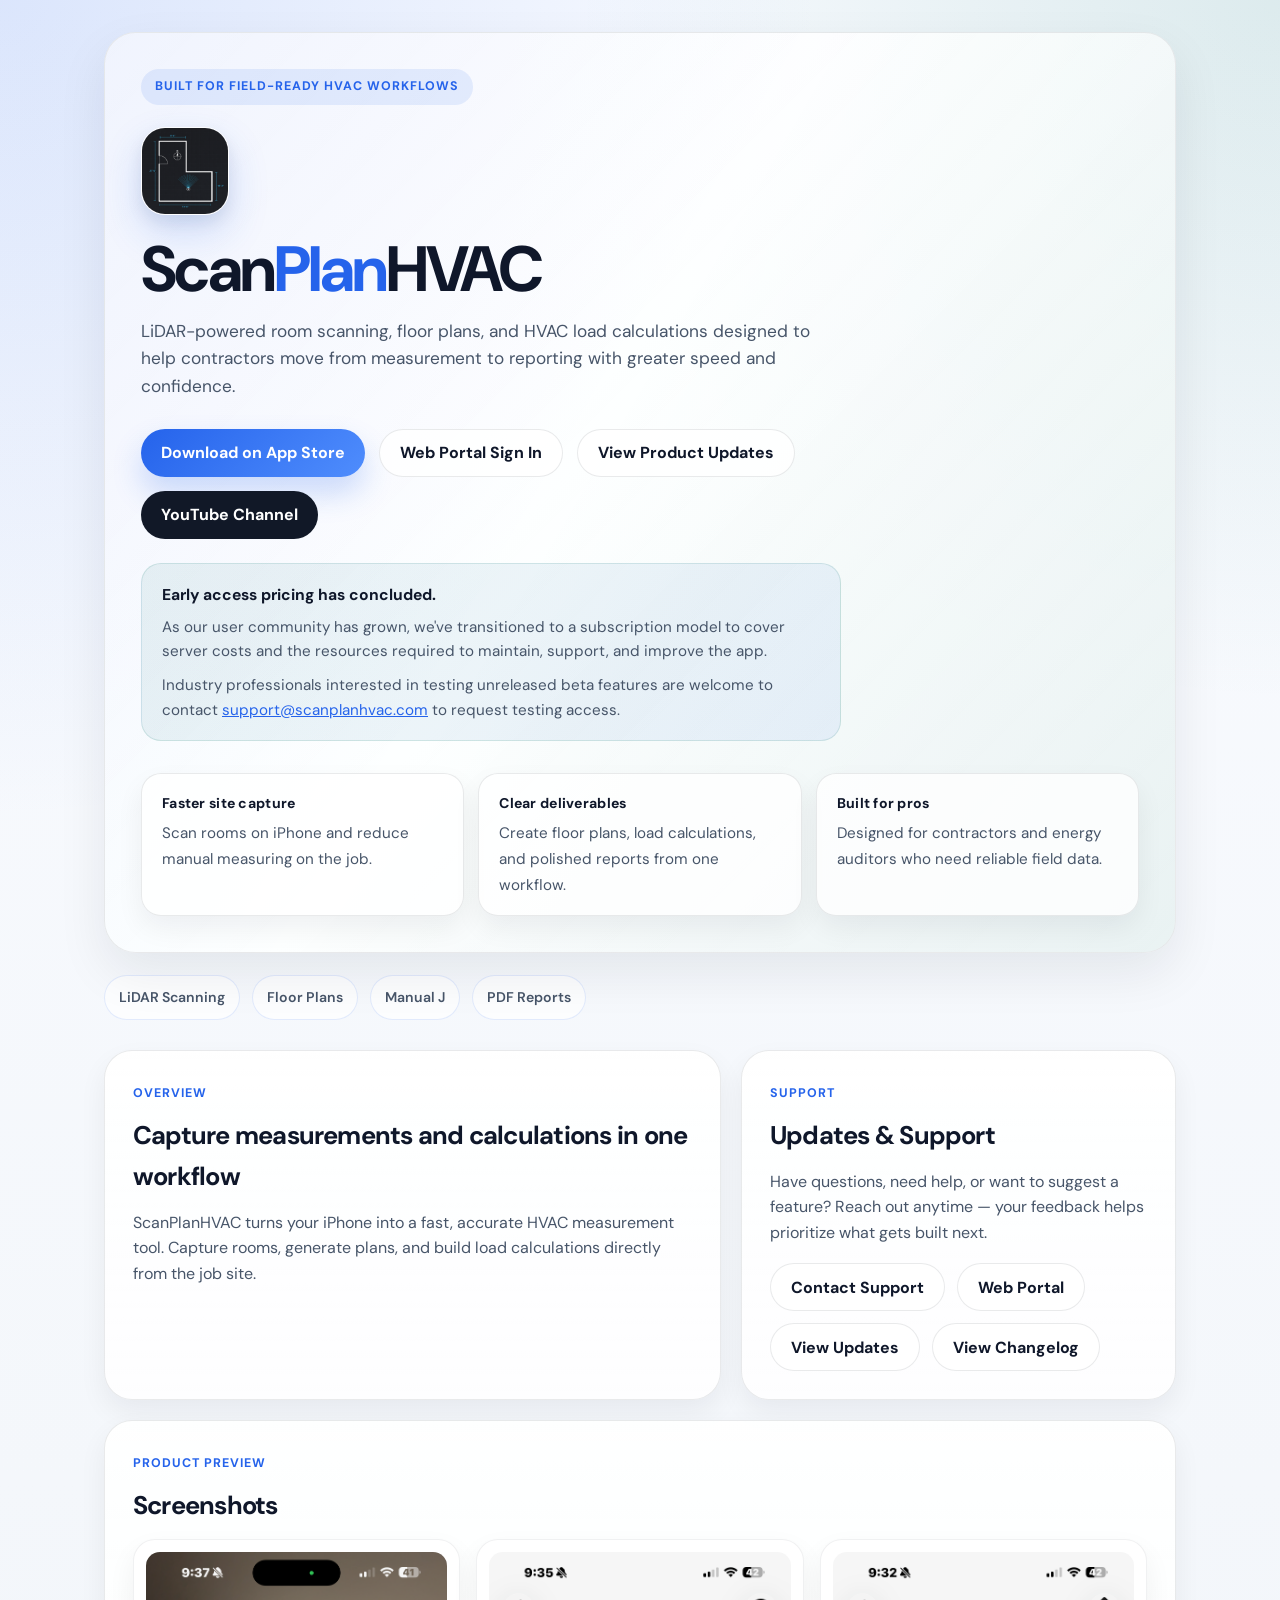
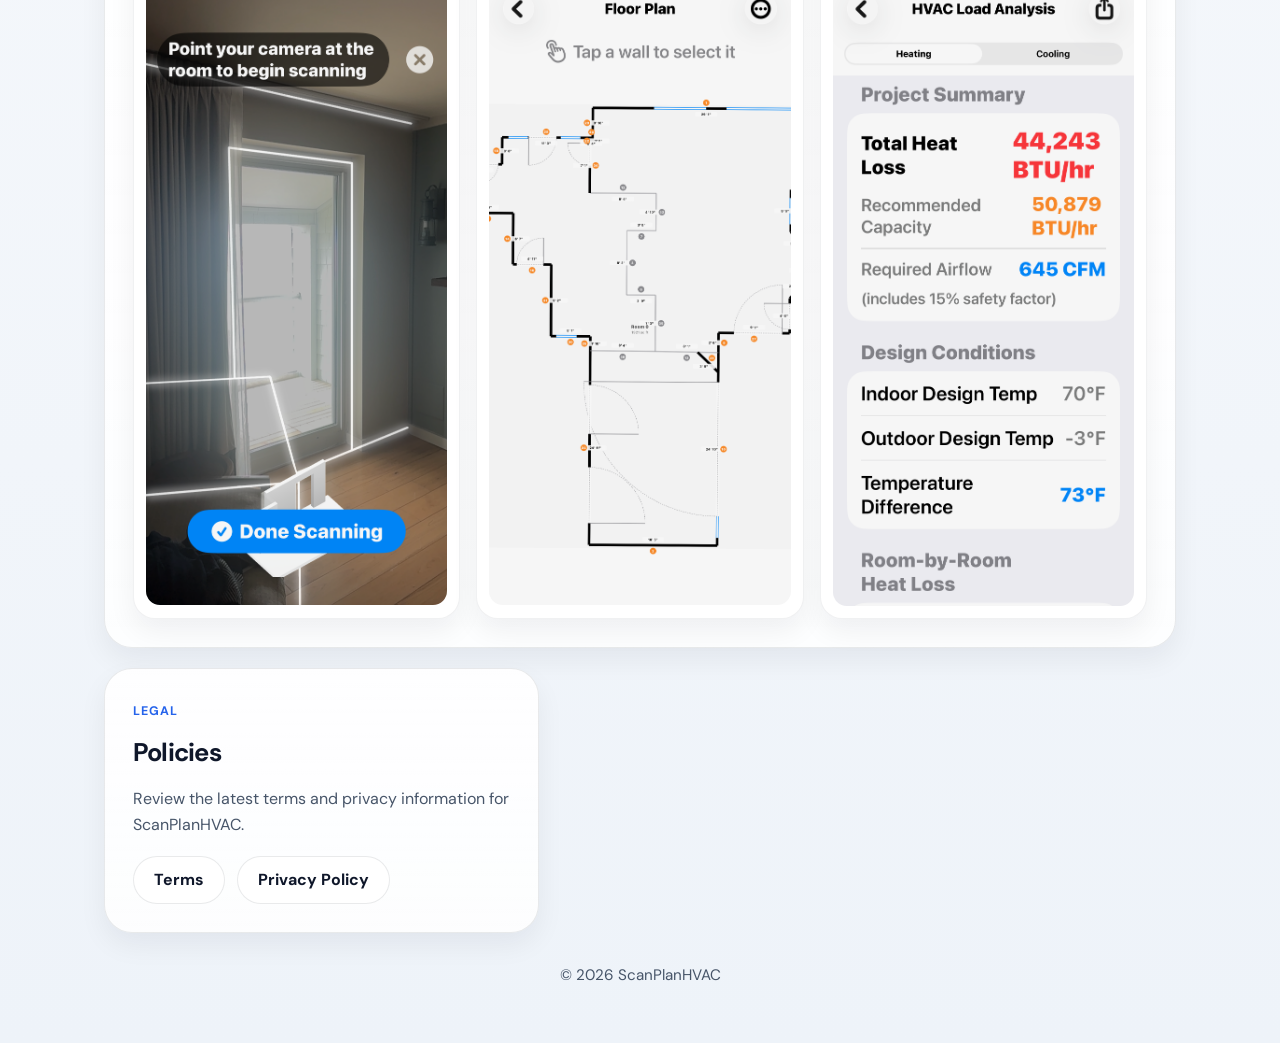
<file: index.html>
<!DOCTYPE html>
<html lang="en">
<head>
<meta charset="UTF-8">
<meta name="viewport" content="width=device-width, initial-scale=1.0">

<title>ScanPlanHVAC — LiDAR Floor Plans & HVAC Load Calculations</title>

<meta name="description" content="LiDAR room scanning, 2D floor plans, and HVAC load calculations from your iPhone. Built for contractors and energy auditors.">
<link rel="canonical" href="https://scanplanhvac.com/">

<link rel="icon" href="images/app-icon.png">
<link rel="apple-touch-icon" href="images/app-icon.png">

<link rel="preconnect" href="https://fonts.googleapis.com">
<link rel="preconnect" href="https://fonts.gstatic.com" crossorigin>
<link href="https://fonts.googleapis.com/css2?family=DM+Sans:wght@400;500;600;700;800&family=JetBrains+Mono:wght@500&display=swap" rel="stylesheet">

<style>
:root {
  color-scheme: light;
  --bg:#f4f7fb;
  --bg-accent:#ebf2ff;
  --surface:rgba(255,255,255,0.9);
  --surface-strong:#ffffff;
  --border:rgba(15,23,42,0.09);
  --text:#0f172a;
  --muted:#475569;
  --accent:#2563eb;
  --accent-strong:#0f766e;
  --accent-soft:rgba(37,99,235,0.1);
  --shadow:0 20px 50px rgba(15,23,42,0.08);
  --shadow-soft:0 12px 28px rgba(15,23,42,0.06);
}

* {margin:0;padding:0;box-sizing:border-box;}

body {
  font-family:'DM Sans',sans-serif;
  color:var(--text);
  background:
    radial-gradient(circle at top left, rgba(37,99,235,0.14), transparent 28%),
    radial-gradient(circle at top right, rgba(15,118,110,0.12), transparent 24%),
    linear-gradient(180deg, #f9fbff 0%, var(--bg) 56%, #eef3f9 100%);
  line-height:1.6;
}

.container {
  max-width:1120px;
  margin:auto;
  padding:32px 24px 56px;
}

header {
  position:relative;
  padding:36px;
  border:1px solid var(--border);
  border-radius:32px;
  background:
    linear-gradient(135deg, rgba(255,255,255,0.95), rgba(255,255,255,0.82)),
    linear-gradient(135deg, rgba(37,99,235,0.06), rgba(15,118,110,0.04));
  box-shadow:var(--shadow);
  overflow:hidden;
}

header::before {
  content:"";
  position:absolute;
  inset:0;
  background:linear-gradient(120deg, rgba(37,99,235,0.06), transparent 45%, rgba(15,118,110,0.08));
  pointer-events:none;
}

.hero-copy,
.hero-meta {
  position:relative;
  z-index:1;
}

.hero-copy {
  max-width:700px;
}

.eyebrow {
  display:inline-flex;
  align-items:center;
  gap:10px;
  padding:8px 14px;
  border-radius:999px;
  background:var(--accent-soft);
  color:var(--accent);
  font-size:0.78rem;
  font-weight:700;
  letter-spacing:0.08em;
  text-transform:uppercase;
}

.app-icon {
  width:88px;
  height:88px;
  border-radius:24px;
  overflow:hidden;
  margin:22px 0 24px;
  border:1px solid rgba(255,255,255,0.8);
  box-shadow:
    0 18px 40px rgba(37,99,235,0.18),
    0 8px 16px rgba(15,23,42,0.08);
}

.app-icon img {
  width:100%;
  height:100%;
  object-fit:cover;
}

h1 {
  max-width:10ch;
  font-size:clamp(2.7rem, 5vw, 4.25rem);
  line-height:0.98;
  letter-spacing:-0.04em;
  margin-bottom:16px;
}

h1 span {
  color:var(--accent);
}

.tagline {
  max-width:44rem;
  color:var(--muted);
  font-size:1.08rem;
}

.hero-actions {
  display:flex;
  flex-wrap:wrap;
  gap:14px;
  margin-top:28px;
}

.app-store,
.secondary-link,
.link-pill,
.youtube-button {
  display:inline-flex;
  align-items:center;
  justify-content:center;
  gap:8px;
  min-height:48px;
  padding:0 20px;
  border-radius:999px;
  text-decoration:none;
  font-weight:700;
  transition:transform 0.2s ease, box-shadow 0.2s ease, background 0.2s ease, color 0.2s ease;
}

.app-store {
  background:linear-gradient(135deg, var(--accent), #4f8dfd);
  color:#fff;
  box-shadow:0 16px 30px rgba(37,99,235,0.22);
}

.secondary-link,
.link-pill {
  color:var(--text);
  background:rgba(255,255,255,0.8);
  border:1px solid var(--border);
}

.app-store:hover,
.secondary-link:hover,
.link-pill:hover,
.youtube-button:hover {
  transform:translateY(-1px);
}

.hero-meta {
  display:grid;
  grid-template-columns:repeat(3, minmax(0, 1fr));
  gap:14px;
  margin-top:32px;
}

.hero-stat {
  padding:18px 20px;
  border-radius:20px;
  border:1px solid var(--border);
  background:rgba(255,255,255,0.78);
  box-shadow:var(--shadow-soft);
}

.hero-stat strong {
  display:block;
  margin-bottom:6px;
  font-size:0.88rem;
  letter-spacing:0.02em;
}

.hero-stat span {
  color:var(--muted);
  font-size:0.95rem;
}

.notice {
  margin-top:24px;
  padding:18px 20px;
  border-radius:20px;
  background:linear-gradient(135deg, rgba(15,118,110,0.08), rgba(37,99,235,0.07));
  border:1px solid rgba(15,118,110,0.14);
}

.notice strong {
  display:block;
  margin-bottom:8px;
  font-size:0.98rem;
}

.notice p {
  color:var(--muted);
  font-size:0.95rem;
}

.notice p + p {
  margin-top:10px;
}

.features {
  display:flex;
  flex-wrap:wrap;
  gap:12px;
  margin:22px 0 30px;
  list-style:none;
}

.pill {
  display:inline-flex;
  align-items:center;
  gap:8px;
  padding:10px 14px;
  border-radius:999px;
  border:1px solid rgba(37,99,235,0.12);
  background:rgba(255,255,255,0.68);
  color:var(--muted);
  font-size:0.88rem;
  font-weight:600;
}

.grid {
  display:grid;
  grid-template-columns:repeat(12, minmax(0, 1fr));
  gap:20px;
}

section {
  border:1px solid var(--border);
  border-radius:28px;
  background:linear-gradient(180deg, rgba(255,255,255,0.92), rgba(255,255,255,0.84));
  box-shadow:var(--shadow-soft);
  padding:28px;
}

.section-wide {
  grid-column:span 7;
}

.section-side {
  grid-column:span 5;
}

.section-full {
  grid-column:1 / -1;
}

.section-label {
  display:inline-block;
  margin-bottom:12px;
  color:var(--accent);
  font-size:0.78rem;
  font-weight:700;
  letter-spacing:0.08em;
  text-transform:uppercase;
}

h2 {
  margin-bottom:12px;
  font-size:1.6rem;
  letter-spacing:-0.03em;
}

section p {
  color:var(--muted);
}

.link-row {
  display:flex;
  flex-wrap:wrap;
  gap:12px;
  margin-top:18px;
}

.screenshots {
  display:grid;
  grid-template-columns:repeat(3,1fr);
  gap:16px;
}

.screenshot-frame {
  padding:12px;
  border-radius:22px;
  background:var(--surface-strong);
  border:1px solid rgba(15,23,42,0.06);
  box-shadow:var(--shadow-soft);
}

.screenshot-frame img {
  width:100%;
  display:block;
  border-radius:14px;
}

.youtube-embed {
  margin-top:18px;
  position:relative;
  width:100%;
  padding-top:56.25%;
  border-radius:22px;
  overflow:hidden;
  border:1px solid var(--border);
  background:#020617;
  box-shadow:var(--shadow-soft);
}

.youtube-embed iframe {
  position:absolute;
  inset:0;
  width:100%;
  height:100%;
  border:0;
}

.youtube-actions {
  margin-top:18px;
}

.youtube-button {
  background:#111827;
  color:#fff;
}

.sr-only {
  position:absolute;
  width:1px;
  height:1px;
  padding:0;
  margin:-1px;
  overflow:hidden;
  clip:rect(0, 0, 0, 0);
  white-space:nowrap;
  border:0;
}

a {
  color:var(--accent);
}

footer {
  text-align:center;
  margin-top:30px;
  color:var(--muted);
  font-size:0.95rem;
}

@media (max-width: 900px) {
  .section-wide,
  .section-side {
    grid-column:1 / -1;
  }

  .hero-meta,
  .screenshots {
    grid-template-columns:1fr;
  }
}

@media (max-width: 640px) {
  .container {
    padding:18px 16px 40px;
  }

  header,
  section {
    padding:22px;
    border-radius:24px;
  }

  .hero-actions,
  .link-row {
    flex-direction:column;
    align-items:stretch;
  }

  .app-store,
  .secondary-link,
  .link-pill,
  .youtube-button {
    width:100%;
  }
}
</style>
</head>

<body>
<div class="container">

<header>
  <div class="hero-copy">
    <div class="eyebrow">Built for field-ready HVAC workflows</div>

    <div class="app-icon">
      <img src="images/app-icon.png" alt="ScanPlanHVAC App Icon">
    </div>

    <h1>Scan<span>Plan</span>HVAC</h1>

    <p class="tagline">
      LiDAR-powered room scanning, floor plans, and HVAC load calculations designed to help contractors move from measurement to reporting with greater speed and confidence.
    </p>

    <div class="hero-actions">
      <a href="https://apps.apple.com/app/scanplanhvac/id6760936635" class="app-store">
        Download on App Store
      </a>
      <a href="/portal/" class="secondary-link">Web Portal Sign In</a>
      <a href="updates.html" class="secondary-link">View Product Updates</a>
      <a href="https://www.youtube.com/@scanplanhvac" class="youtube-button" target="_blank" rel="noopener noreferrer">YouTube Channel</a>
    </div>

    <div class="notice">
      <strong>Early access pricing has concluded.</strong>
      <p>
        As our user community has grown, we've transitioned to a subscription model to cover server costs and the resources required to maintain, support, and improve the app.
      </p>
      <p>
        Industry professionals interested in testing unreleased beta features are welcome to contact <a href="mailto:support@scanplanhvac.com">support@scanplanhvac.com</a> to request testing access.
      </p>
    </div>
  </div>

  <div class="hero-meta" aria-label="Product highlights">
    <div class="hero-stat">
      <strong>Faster site capture</strong>
      <span>Scan rooms on iPhone and reduce manual measuring on the job.</span>
    </div>
    <div class="hero-stat">
      <strong>Clear deliverables</strong>
      <span>Create floor plans, load calculations, and polished reports from one workflow.</span>
    </div>
    <div class="hero-stat">
      <strong>Built for pros</strong>
      <span>Designed for contractors and energy auditors who need reliable field data.</span>
    </div>
  </div>
</header>

<ul class="features" aria-label="Core capabilities">
  <li class="pill">LiDAR Scanning</li>
  <li class="pill">Floor Plans</li>
  <li class="pill">Manual J</li>
  <li class="pill">PDF Reports</li>
</ul>

<div class="grid">
  <section class="section-wide">
    <div class="section-label">Overview</div>
    <h2>Capture measurements and calculations in one workflow</h2>
    <p>
      ScanPlanHVAC turns your iPhone into a fast, accurate HVAC measurement tool. Capture rooms, generate plans, and build load calculations directly from the job site.
    </p>
  </section>

  <section class="section-side">
    <div class="section-label">Support</div>
    <h2>Updates & Support</h2>
    <p>
      Have questions, need help, or want to suggest a feature? Reach out anytime — your feedback helps prioritize what gets built next.
    </p>
    <div class="link-row">
      <a class="link-pill" href="mailto:support@scanplanhvac.com">Contact Support</a>
      <a class="link-pill" href="/portal/">Web Portal</a>
      <a class="link-pill" href="updates.html">View Updates</a>
      <a class="link-pill" href="changelog.html">View Changelog</a>
    </div>
  </section>

  <section class="section-full">
    <div class="section-label">Product Preview</div>
    <h2>Screenshots</h2>
    <div class="screenshots">
      <div class="screenshot-frame">
        <img src="images/scan.png" alt="ScanPlanHVAC room scanning interface" loading="lazy">
      </div>
      <div class="screenshot-frame">
        <img src="images/floorplan.png" alt="Generated floor plan in ScanPlanHVAC" loading="lazy">
      </div>
      <div class="screenshot-frame">
        <img src="images/report.png" alt="HVAC report output from ScanPlanHVAC" loading="lazy">
      </div>
    </div>
  </section>

  <section class="section-side">
    <div class="section-label">Legal</div>
    <h2>Policies</h2>
    <p>
      Review the latest terms and privacy information for ScanPlanHVAC.
    </p>
    <div class="link-row">
      <a class="link-pill" href="terms.html">Terms</a>
      <a class="link-pill" href="privacy.html">Privacy Policy</a>
    </div>
  </section>
</div>

<footer>
  <div>© 2026 ScanPlanHVAC</div>
</footer>

</div>
</body>
</html>
</file>
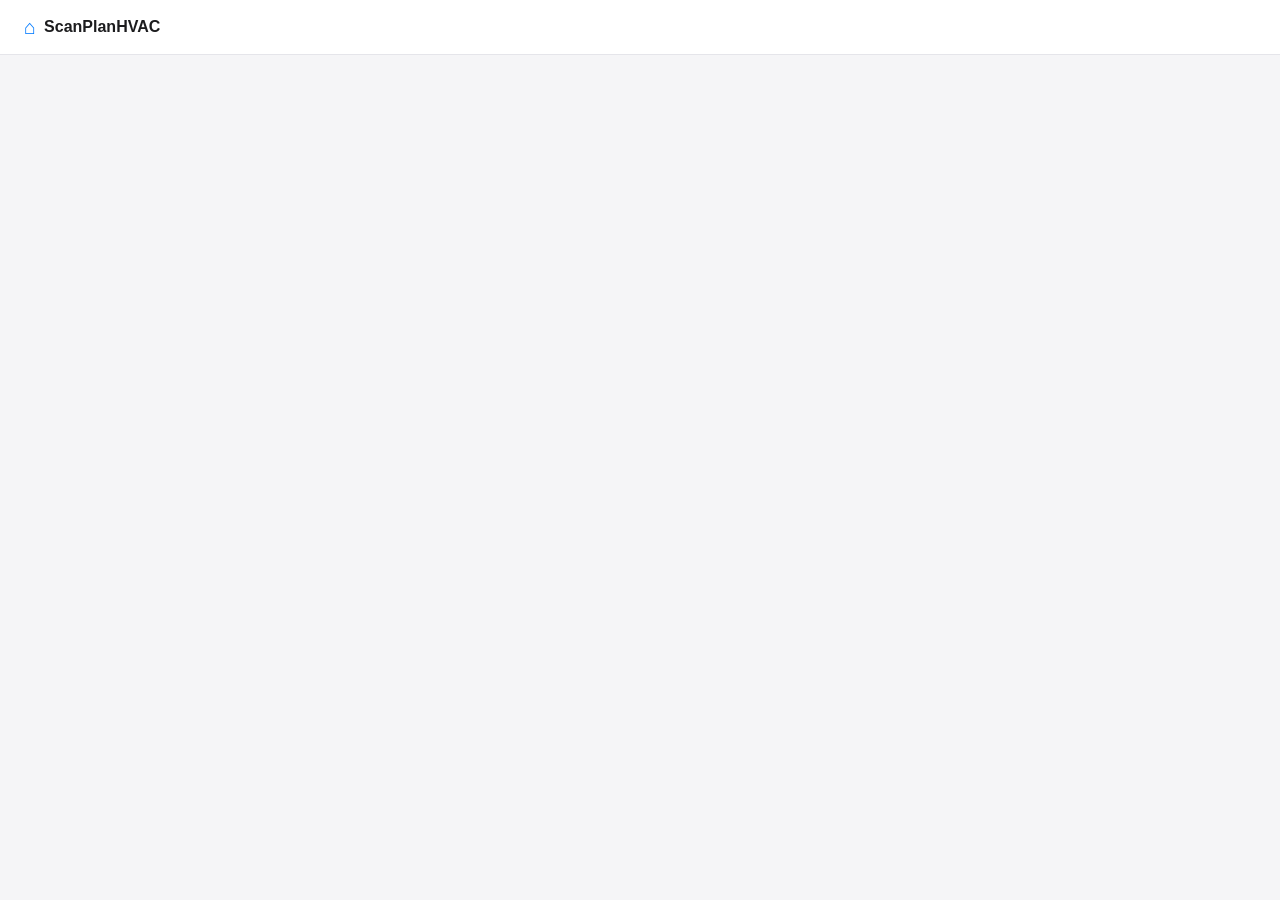
<file: portal/index.html>
<!DOCTYPE html>
<html lang="en">
<head>
    <meta charset="UTF-8">
    <meta name="viewport" content="width=device-width, initial-scale=1.0">
    <meta name="robots" content="noindex">
    <title>ScanPlanHVAC — Projects &amp; Reports</title>
    <link rel="stylesheet" href="styles.css">
</head>
<body>
    <header class="topbar">
        <div class="brand">
            <span class="brand-mark">⌂</span>
            <span>ScanPlanHVAC</span>
        </div>
        <div id="account" class="account hidden">
            <span id="account-email"></span>
            <button id="sign-out" class="link-button">Sign out</button>
        </div>
    </header>

    <main id="app">
        <!-- Sign in -->
        <section id="view-signin" class="card narrow hidden">
            <h1>Sign in</h1>
            <p class="muted">Use the same email and password as Cloud Sync in the iPhone app.</p>
            <form id="signin-form">
                <label>Email
                    <input id="signin-email" type="email" autocomplete="username" required>
                </label>
                <label>Password
                    <input id="signin-password" type="password" autocomplete="current-password" required>
                </label>
                <button type="submit" class="primary">Sign in</button>
            </form>
            <button id="forgot" class="link-button">Forgot password?</button>
            <p id="signin-message" class="message"></p>
            <p class="muted small">New here? Create your account in the app under Settings → Cloud Sync.
                Projects are created on the iPhone; this site lets you open them, review every analysis, and download reports.</p>
        </section>

        <!-- New password (reached from a password-reset email) -->
        <section id="view-recovery" class="card narrow hidden">
            <h1>Set a new password</h1>
            <form id="recovery-form">
                <label>New password
                    <input id="recovery-password" type="password" autocomplete="new-password" minlength="6" required>
                </label>
                <label>Confirm password
                    <input id="recovery-confirm" type="password" autocomplete="new-password" minlength="6" required>
                </label>
                <button type="submit" class="primary">Save password</button>
            </form>
            <p id="recovery-message" class="message"></p>
        </section>

        <!-- Project list -->
        <section id="view-projects" class="hidden">
            <div class="section-head">
                <h1>Projects</h1>
                <input id="project-search" type="search" placeholder="Search projects…">
            </div>
            <p id="projects-empty" class="muted hidden">No projects yet. Create one in the iPhone app and it will appear here after it syncs.</p>
            <ul id="project-list" class="project-list"></ul>
        </section>

        <!-- Project detail -->
        <section id="view-project" class="hidden">
            <button id="back" class="link-button">← All projects</button>
            <div class="card">
                <h1 id="project-name"></h1>
                <p id="project-address" class="muted"></p>
                <dl id="project-facts" class="facts"></dl>
            </div>

            <nav id="tabs" class="tabs" aria-label="Analysis sections">
                <button class="tab active" data-tab="overview">Overview</button>
                <button class="tab" data-tab="loads">HVAC Loads</button>
                <button class="tab" data-tab="energy">Energy Analysis</button>
                <button class="tab" data-tab="comfort">Comfort Performance</button>
                <button class="tab" data-tab="dhw">Hot Water</button>
                <button class="tab" data-tab="intelligence">Building Intelligence</button>
                <button class="tab" data-tab="reports">Reports</button>
            </nav>

            <p id="analysis-status" class="muted small"></p>

            <div id="panel-overview" class="panel"></div>
            <div id="panel-loads" class="panel hidden"></div>
            <div id="panel-energy" class="panel hidden"></div>
            <div id="panel-comfort" class="panel hidden"></div>
            <div id="panel-dhw" class="panel hidden"></div>
            <div id="panel-intelligence" class="panel hidden"></div>

            <div id="panel-reports" class="panel hidden">
                <div class="card">
                    <div class="section-head">
                        <h2>Reports</h2>
                        <button id="refresh-reports" class="link-button">Refresh</button>
                    </div>
                    <p class="muted small">The core reports update automatically whenever the project changes in the app. Reports from individual analysis screens appear once they've been opened there.</p>
                    <p id="reports-empty" class="muted hidden">No reports yet. They upload the next time the app syncs this project.</p>
                    <ul id="report-list" class="report-list"></ul>
                </div>
                <div class="card">
                    <h2>Equipment submittals</h2>
                    <p class="muted small">Manufacturer submittals for the units in My Heat Pump System. Links open on the manufacturer's site.</p>
                    <div id="submittal-list"></div>
                </div>
                <div class="card">
                    <h2>Weather data</h2>
                    <p id="weather-status" class="muted small"></p>
                </div>
            </div>
        </section>

        <p id="global-error" class="error hidden"></p>
    </main>

    <div id="tooltip" class="tooltip hidden" role="tooltip"></div>

    <script type="module" src="app.js"></script>
</body>
</html>
</file>
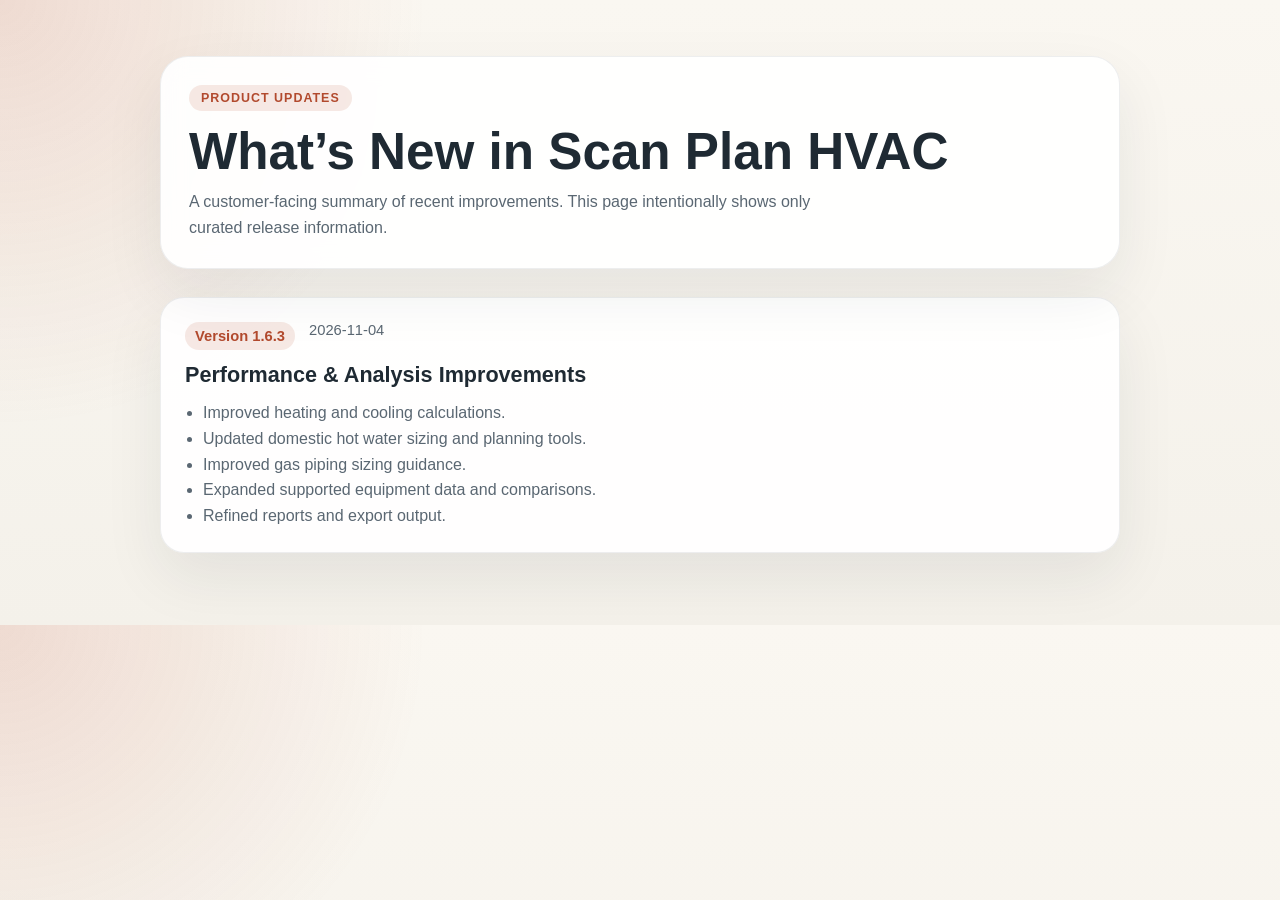
<file: changelog.html>
<!DOCTYPE html>
<html lang="en">
<head>
    <meta charset="UTF-8">
    <meta name="viewport" content="width=device-width, initial-scale=1.0">
    <title>Scan Plan HVAC Updates</title>
    <style>
        :root {
            color-scheme: light;
            --bg: #f4f1ea;
            --surface: rgba(255, 255, 255, 0.92);
            --surface-border: rgba(33, 46, 58, 0.08);
            --text: #1f2a33;
            --muted: #5a6772;
            --accent: #b24a2e;
            --accent-soft: rgba(178, 74, 46, 0.12);
            --shadow: 0 24px 60px rgba(31, 42, 51, 0.08);
        }

        * {
            box-sizing: border-box;
        }

        body {
            margin: 0;
            font-family: "Avenir Next", "Segoe UI", sans-serif;
            color: var(--text);
            background:
                radial-gradient(circle at top left, rgba(178, 74, 46, 0.16), transparent 30%),
                linear-gradient(180deg, #faf7f1 0%, var(--bg) 100%);
        }

        main {
            width: min(960px, calc(100% - 32px));
            margin: 0 auto;
            padding: 56px 0 72px;
        }

        .hero {
            margin-bottom: 28px;
            padding: 28px;
            border: 1px solid var(--surface-border);
            border-radius: 28px;
            background: var(--surface);
            box-shadow: var(--shadow);
            backdrop-filter: blur(12px);
        }

        .eyebrow {
            display: inline-flex;
            padding: 6px 12px;
            border-radius: 999px;
            background: var(--accent-soft);
            color: var(--accent);
            font-size: 0.78rem;
            font-weight: 700;
            letter-spacing: 0.08em;
            text-transform: uppercase;
        }

        h1 {
            margin: 16px 0 12px;
            font-size: clamp(2rem, 4vw, 3.6rem);
            line-height: 0.98;
        }

        .hero p {
            max-width: 42rem;
            margin: 0;
            color: var(--muted);
            font-size: 1rem;
            line-height: 1.6;
        }

        #updates {
            display: grid;
            gap: 18px;
        }

        .update-card {
            padding: 24px;
            border: 1px solid var(--surface-border);
            border-radius: 24px;
            background: var(--surface);
            box-shadow: var(--shadow);
        }

        .update-meta {
            display: flex;
            flex-wrap: wrap;
            gap: 10px 14px;
            margin-bottom: 12px;
            color: var(--muted);
            font-size: 0.92rem;
        }

        .version-chip {
            display: inline-flex;
            align-items: center;
            padding: 6px 10px;
            border-radius: 999px;
            background: var(--accent-soft);
            color: var(--accent);
            font-weight: 700;
        }

        h2 {
            margin: 0 0 12px;
            font-size: 1.35rem;
        }

        ul {
            margin: 0;
            padding-left: 18px;
            color: var(--muted);
            line-height: 1.6;
        }

        .status {
            padding: 24px;
            border-radius: 24px;
            background: var(--surface);
            color: var(--muted);
            text-align: center;
            border: 1px solid var(--surface-border);
        }

        @media (max-width: 640px) {
            main {
                width: min(100% - 20px, 960px);
                padding-top: 24px;
            }

            .hero,
            .update-card,
            .status {
                padding: 20px;
                border-radius: 20px;
            }
        }
    </style>
</head>
<body>
    <main>
        <section class="hero">
            <div class="eyebrow">Product Updates</div>
            <h1>What’s New in Scan Plan HVAC</h1>
            <p>
                A customer-facing summary of recent improvements. This page intentionally shows only
                curated release information.
            </p>
        </section>

        <section id="updates" aria-live="polite">
            <div class="status">Loading updates…</div>
        </section>
    </main>

    <script>
        // Schema constraints — must match the limits enforced by the server-side generator.
        const VERSION_MAX_LEN = 20;
        const TITLE_MAX_LEN   = 80;
        const NOTE_MAX_LEN    = 200;
        const NOTES_MAX_COUNT = 5;

        // ISO-8601 date and a safe version string (digits, dots, letters, spaces, hyphens).
        const DATE_RE    = /^\d{4}-\d{2}-\d{2}$/;
        const VERSION_RE = /^[\d.a-zA-Z\s\-]+$/;

        const updatesContainer = document.getElementById("updates");

        function renderStatus(message) {
            updatesContainer.innerHTML = `<div class="status">${message}</div>`;
        }

        // Guards that every entry must pass before being rendered.
        // This is a second, independent gate — the primary sanitization happens server-side.
        function isValidUpdate(entry) {
            if (!entry || typeof entry !== "object") return false;

            const { version, date, title, notes } = entry;

            if (
                typeof version !== "string" ||
                typeof date    !== "string" ||
                typeof title   !== "string" ||
                !Array.isArray(notes)
            ) return false;

            // Format and length guards
            if (!VERSION_RE.test(version) || version.length > VERSION_MAX_LEN) return false;
            if (!DATE_RE.test(date))                                            return false;
            if (!title || title.length > TITLE_MAX_LEN)                        return false;
            if (notes.length === 0 || notes.length > NOTES_MAX_COUNT)          return false;

            return notes.every(
                (note) => typeof note === "string" && note.length > 0 && note.length <= NOTE_MAX_LEN
            );
        }

        function renderUpdates(entries) {
            const safeEntries = entries.filter(isValidUpdate);

            if (safeEntries.length === 0) {
                renderStatus("No updates are available right now.");
                return;
            }

            updatesContainer.innerHTML = "";

            safeEntries.forEach((entry) => {
                const article = document.createElement("article");
                article.className = "update-card";

                const notes = entry.notes
                    .map((note) => `<li>${escapeHTML(note)}</li>`)
                    .join("");

                article.innerHTML = `
                    <div class="update-meta">
                        <span class="version-chip">Version ${escapeHTML(entry.version)}</span>
                        <span>${escapeHTML(entry.date)}</span>
                    </div>
                    <h2>${escapeHTML(entry.title)}</h2>
                    <ul>${notes}</ul>
                `;

                updatesContainer.appendChild(article);
            });
        }

        function escapeHTML(value) {
            return value
                .replaceAll("&", "&amp;")
                .replaceAll("<", "&lt;")
                .replaceAll(">", "&gt;")
                .replaceAll("\"", "&quot;")
                .replaceAll("'", "&#39;");
        }

        async function loadUpdates() {
            try {
                const response = await fetch("./updates.json", { cache: "no-store" });
                if (!response.ok) {
                    throw new Error("Unable to load updates.");
                }

                const data = await response.json();
                if (!Array.isArray(data)) {
                    throw new Error("Invalid updates payload.");
                }

                renderUpdates(data);
            } catch (error) {
                renderStatus("Updates are temporarily unavailable.");
            }
        }

        loadUpdates();
    </script>
</body>
</html>
</file>
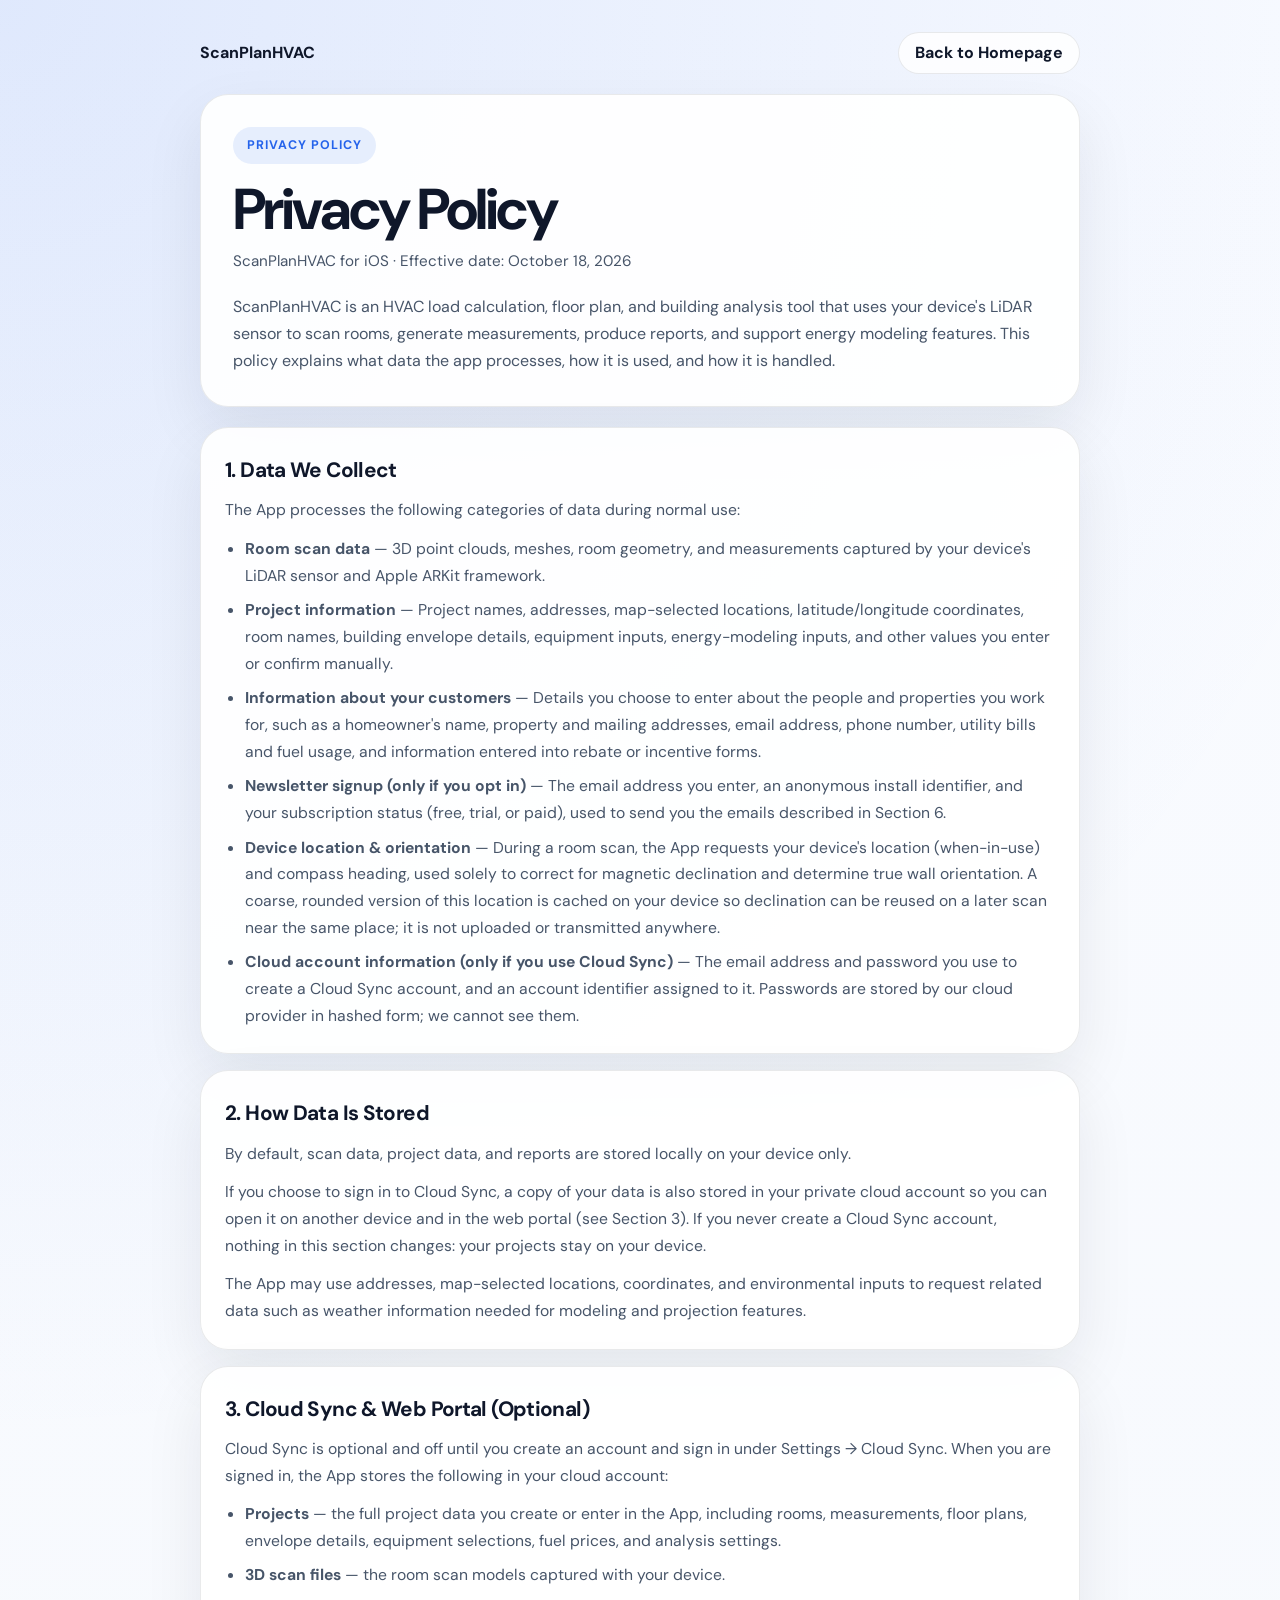
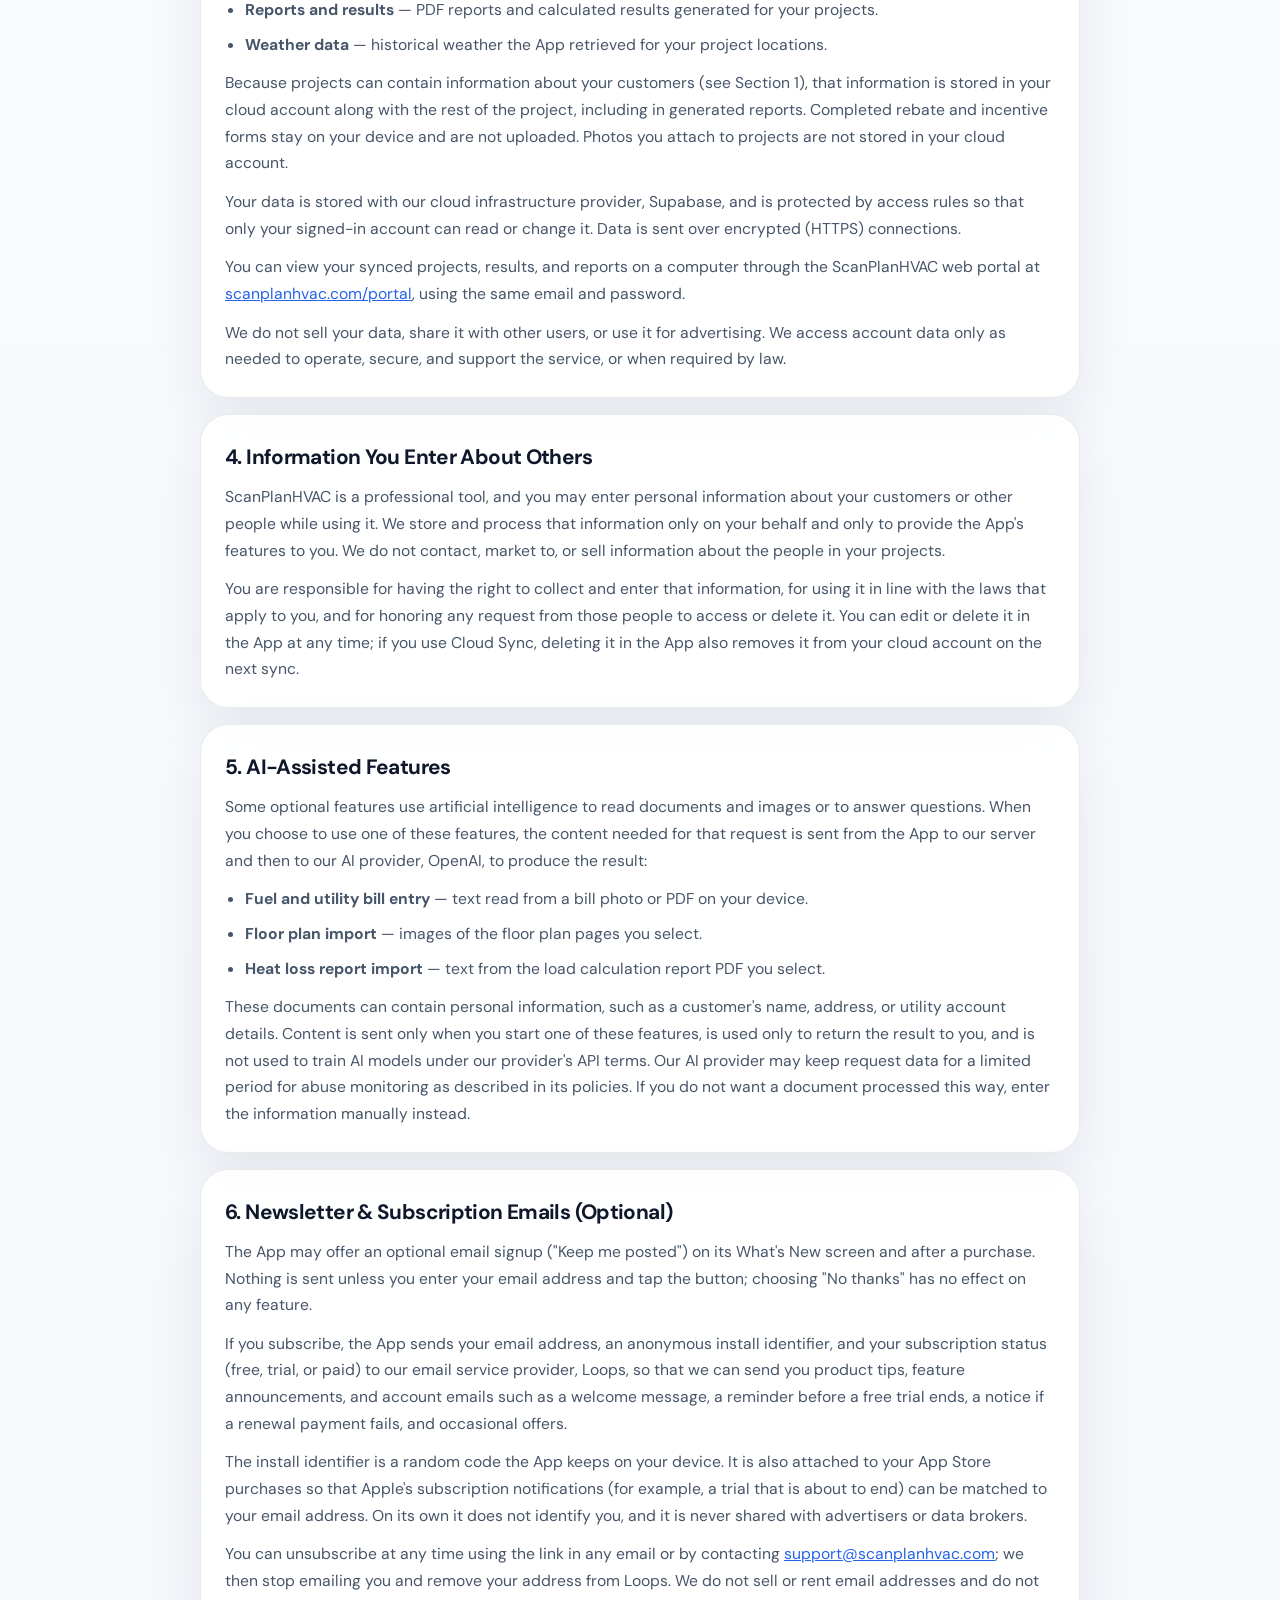
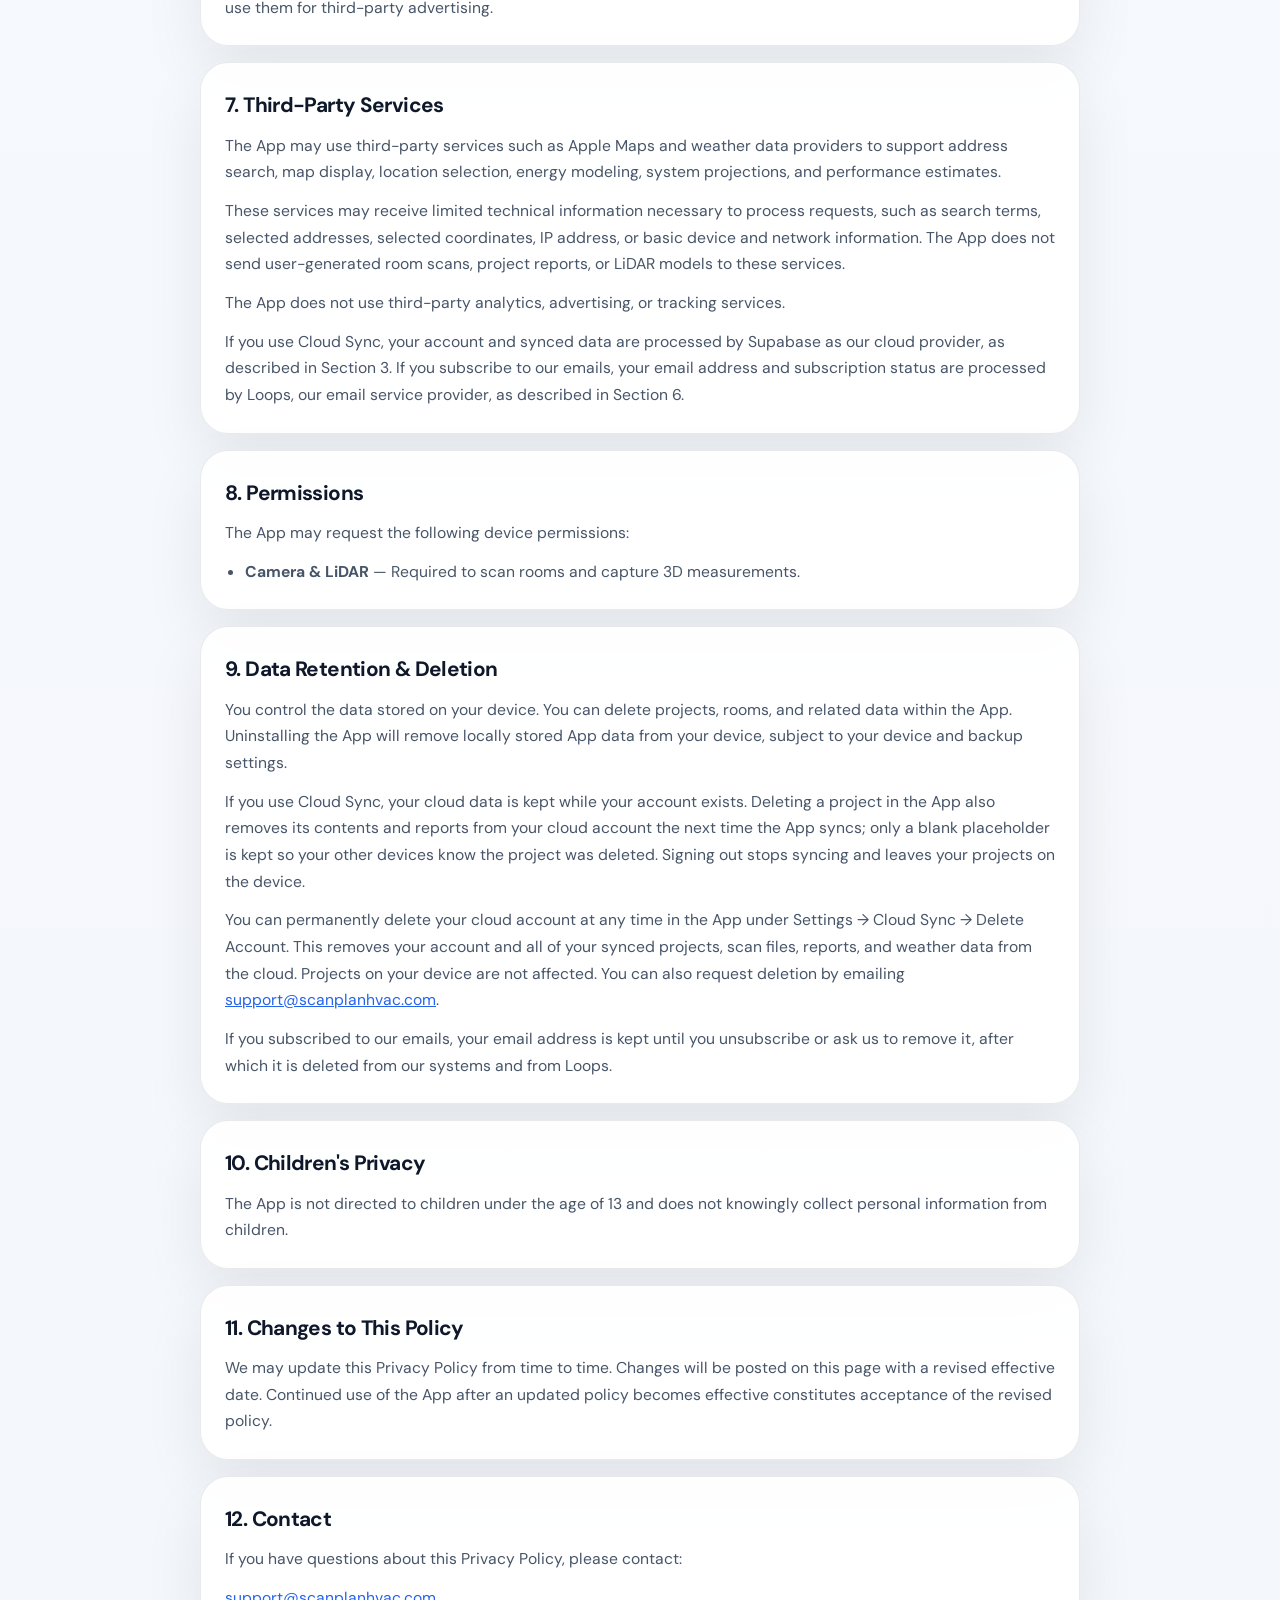
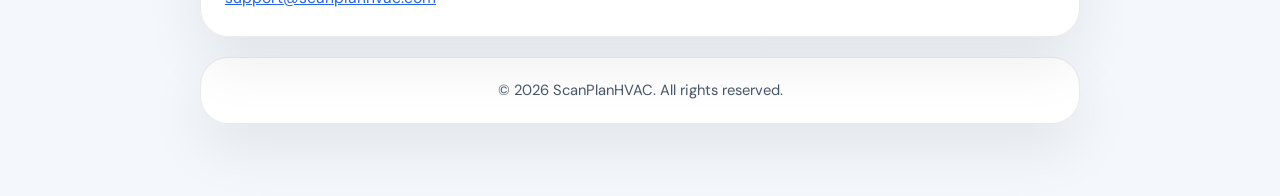
<file: privacy.html>
<!DOCTYPE html>
<html lang="en">
<head>
    <meta charset="UTF-8">
    <meta name="viewport" content="width=device-width, initial-scale=1.0">
    <title>ScanPlanHVAC — Privacy Policy</title>
    <link rel="canonical" href="https://scanplanhvac.com/privacy.html">
    <link rel="preconnect" href="https://fonts.googleapis.com">
    <link rel="preconnect" href="https://fonts.gstatic.com" crossorigin>
    <link href="https://fonts.googleapis.com/css2?family=DM+Sans:wght@400;500;600;700;800&display=swap" rel="stylesheet">
    <style>
        :root {
            color-scheme: light;
            --bg: #f4f7fb;
            --surface: rgba(255, 255, 255, 0.92);
            --surface-border: rgba(15, 23, 42, 0.09);
            --text: #0f172a;
            --muted: #475569;
            --accent: #2563eb;
            --shadow: 0 24px 60px rgba(15, 23, 42, 0.08);
        }

        * {
            box-sizing: border-box;
        }

        body {
            margin: 0;
            font-family: 'DM Sans', sans-serif;
            color: var(--text);
            background:
                radial-gradient(circle at top left, rgba(37, 99, 235, 0.12), transparent 28%),
                linear-gradient(180deg, #f9fbff 0%, var(--bg) 100%);
            line-height: 1.7;
        }

        main {
            width: min(880px, calc(100% - 32px));
            margin: 0 auto;
            padding: 32px 0 72px;
        }

        .topbar {
            display: flex;
            align-items: center;
            justify-content: space-between;
            gap: 16px;
            margin-bottom: 20px;
        }

        .brand,
        .back-link {
            color: var(--text);
            text-decoration: none;
            font-weight: 700;
        }

        .back-link {
            display: inline-flex;
            align-items: center;
            justify-content: center;
            min-height: 42px;
            padding: 0 16px;
            border-radius: 999px;
            border: 1px solid var(--surface-border);
            background: rgba(255, 255, 255, 0.82);
        }

        .hero,
        .section,
        .footer-card {
            border: 1px solid var(--surface-border);
            border-radius: 28px;
            background: var(--surface);
            box-shadow: var(--shadow);
        }

        .hero {
            padding: 32px;
            margin-bottom: 20px;
        }

        .eyebrow {
            display: inline-flex;
            padding: 8px 14px;
            border-radius: 999px;
            background: rgba(37, 99, 235, 0.1);
            color: var(--accent);
            font-size: 0.78rem;
            font-weight: 700;
            letter-spacing: 0.08em;
            text-transform: uppercase;
        }

        h1 {
            margin: 18px 0 10px;
            font-size: clamp(2.3rem, 5vw, 3.6rem);
            line-height: 0.98;
            letter-spacing: -0.05em;
        }

        .meta {
            color: var(--muted);
            font-size: 0.95rem;
        }

        .lead {
            margin-top: 18px;
            color: var(--muted);
            font-size: 1rem;
        }

        .policy-grid {
            display: grid;
            gap: 16px;
        }

        .section {
            padding: 24px;
        }

        h2 {
            margin: 0 0 10px;
            font-size: 1.3rem;
            letter-spacing: -0.03em;
        }

        p,
        li {
            color: var(--muted);
            margin: 0;
            font-size: 0.98rem;
        }

        p + p,
        p + ul,
        ul + p,
        ul + ul {
            margin-top: 12px;
        }

        ul {
            margin: 12px 0 0;
            padding-left: 20px;
        }

        li + li {
            margin-top: 8px;
        }

        a {
            color: var(--accent);
        }

        .footer-card {
            margin-top: 20px;
            padding: 20px 24px;
            color: var(--muted);
            font-size: 0.92rem;
            text-align: center;
        }

        @media (max-width: 640px) {
            main {
                width: min(100% - 20px, 880px);
                padding-top: 18px;
            }

            .topbar {
                flex-direction: column;
                align-items: stretch;
            }

            .hero,
            .section,
            .footer-card {
                padding: 22px;
                border-radius: 22px;
            }
        }
    </style>
</head>
<body>
    <main>
        <div class="topbar">
            <a class="brand" href="index.html">ScanPlanHVAC</a>
            <a class="back-link" href="index.html">Back to Homepage</a>
        </div>

        <section class="hero">
            <div class="eyebrow">Privacy Policy</div>
            <h1>Privacy Policy</h1>
            <p class="meta">ScanPlanHVAC for iOS · Effective date: October 18, 2026</p>
            <p class="lead">
                ScanPlanHVAC is an HVAC load calculation, floor plan, and building analysis tool that uses your device's LiDAR sensor to scan rooms, generate measurements, produce reports, and support energy modeling features. This policy explains what data the app processes, how it is used, and how it is handled.
            </p>
        </section>

        <div class="policy-grid">
            <section class="section">
                <h2>1. Data We Collect</h2>
                <p>The App processes the following categories of data during normal use:</p>
                <ul>
                    <li><strong>Room scan data</strong> — 3D point clouds, meshes, room geometry, and measurements captured by your device's LiDAR sensor and Apple ARKit framework.</li>
                    <li><strong>Project information</strong> — Project names, addresses, map-selected locations, latitude/longitude coordinates, room names, building envelope details, equipment inputs, energy-modeling inputs, and other values you enter or confirm manually.</li>
                    <li><strong>Information about your customers</strong> — Details you choose to enter about the people and properties you work for, such as a homeowner's name, property and mailing addresses, email address, phone number, utility bills and fuel usage, and information entered into rebate or incentive forms.</li>
                    <li><strong>Newsletter signup (only if you opt in)</strong> — The email address you enter, an anonymous install identifier, and your subscription status (free, trial, or paid), used to send you the emails described in Section 6.</li>
                    <li><strong>Device location &amp; orientation</strong> — During a room scan, the App requests your device's location (when-in-use) and compass heading, used solely to correct for magnetic declination and determine true wall orientation. A coarse, rounded version of this location is cached on your device so declination can be reused on a later scan near the same place; it is not uploaded or transmitted anywhere.</li>
                    <li><strong>Cloud account information (only if you use Cloud Sync)</strong> — The email address and password you use to create a Cloud Sync account, and an account identifier assigned to it. Passwords are stored by our cloud provider in hashed form; we cannot see them.</li>
                </ul>
            </section>

            <section class="section">
                <h2>2. How Data Is Stored</h2>
                <p>By default, scan data, project data, and reports are stored locally on your device only.</p>
                <p>If you choose to sign in to Cloud Sync, a copy of your data is also stored in your private cloud account so you can open it on another device and in the web portal (see Section 3). If you never create a Cloud Sync account, nothing in this section changes: your projects stay on your device.</p>
                <p>The App may use addresses, map-selected locations, coordinates, and environmental inputs to request related data such as weather information needed for modeling and projection features.</p>
            </section>

            <section class="section">
                <h2>3. Cloud Sync &amp; Web Portal (Optional)</h2>
                <p>Cloud Sync is optional and off until you create an account and sign in under Settings → Cloud Sync. When you are signed in, the App stores the following in your cloud account:</p>
                <ul>
                    <li><strong>Projects</strong> — the full project data you create or enter in the App, including rooms, measurements, floor plans, envelope details, equipment selections, fuel prices, and analysis settings.</li>
                    <li><strong>3D scan files</strong> — the room scan models captured with your device.</li>
                    <li><strong>Reports and results</strong> — PDF reports and calculated results generated for your projects.</li>
                    <li><strong>Weather data</strong> — historical weather the App retrieved for your project locations.</li>
                </ul>
                <p>Because projects can contain information about your customers (see Section 1), that information is stored in your cloud account along with the rest of the project, including in generated reports. Completed rebate and incentive forms stay on your device and are not uploaded. Photos you attach to projects are not stored in your cloud account.</p>
                <p>Your data is stored with our cloud infrastructure provider, Supabase, and is protected by access rules so that only your signed-in account can read or change it. Data is sent over encrypted (HTTPS) connections.</p>
                <p>You can view your synced projects, results, and reports on a computer through the ScanPlanHVAC web portal at <a href="https://scanplanhvac.com/portal/">scanplanhvac.com/portal</a>, using the same email and password.</p>
                <p>We do not sell your data, share it with other users, or use it for advertising. We access account data only as needed to operate, secure, and support the service, or when required by law.</p>
            </section>

            <section class="section">
                <h2>4. Information You Enter About Others</h2>
                <p>ScanPlanHVAC is a professional tool, and you may enter personal information about your customers or other people while using it. We store and process that information only on your behalf and only to provide the App's features to you. We do not contact, market to, or sell information about the people in your projects.</p>
                <p>You are responsible for having the right to collect and enter that information, for using it in line with the laws that apply to you, and for honoring any request from those people to access or delete it. You can edit or delete it in the App at any time; if you use Cloud Sync, deleting it in the App also removes it from your cloud account on the next sync.</p>
            </section>

            <section class="section">
                <h2>5. AI-Assisted Features</h2>
                <p>Some optional features use artificial intelligence to read documents and images or to answer questions. When you choose to use one of these features, the content needed for that request is sent from the App to our server and then to our AI provider, OpenAI, to produce the result:</p>
                <ul>
                    <li><strong>Fuel and utility bill entry</strong> — text read from a bill photo or PDF on your device.</li>
                    <li><strong>Floor plan import</strong> — images of the floor plan pages you select.</li>
                    <li><strong>Heat loss report import</strong> — text from the load calculation report PDF you select.</li>
                </ul>
                <p>These documents can contain personal information, such as a customer's name, address, or utility account details. Content is sent only when you start one of these features, is used only to return the result to you, and is not used to train AI models under our provider's API terms. Our AI provider may keep request data for a limited period for abuse monitoring as described in its policies. If you do not want a document processed this way, enter the information manually instead.</p>
            </section>

            <section class="section">
                <h2>6. Newsletter &amp; Subscription Emails (Optional)</h2>
                <p>The App may offer an optional email signup ("Keep me posted") on its What's New screen and after a purchase. Nothing is sent unless you enter your email address and tap the button; choosing "No thanks" has no effect on any feature.</p>
                <p>If you subscribe, the App sends your email address, an anonymous install identifier, and your subscription status (free, trial, or paid) to our email service provider, Loops, so that we can send you product tips, feature announcements, and account emails such as a welcome message, a reminder before a free trial ends, a notice if a renewal payment fails, and occasional offers.</p>
                <p>The install identifier is a random code the App keeps on your device. It is also attached to your App Store purchases so that Apple's subscription notifications (for example, a trial that is about to end) can be matched to your email address. On its own it does not identify you, and it is never shared with advertisers or data brokers.</p>
                <p>You can unsubscribe at any time using the link in any email or by contacting <a href="mailto:support@scanplanhvac.com">support@scanplanhvac.com</a>; we then stop emailing you and remove your address from Loops. We do not sell or rent email addresses and do not use them for third-party advertising.</p>
            </section>

            <section class="section">
                <h2>7. Third-Party Services</h2>
                <p>The App may use third-party services such as Apple Maps and weather data providers to support address search, map display, location selection, energy modeling, system projections, and performance estimates.</p>
                <p>These services may receive limited technical information necessary to process requests, such as search terms, selected addresses, selected coordinates, IP address, or basic device and network information. The App does not send user-generated room scans, project reports, or LiDAR models to these services.</p>
                <p>The App does not use third-party analytics, advertising, or tracking services.</p>
                <p>If you use Cloud Sync, your account and synced data are processed by Supabase as our cloud provider, as described in Section 3. If you subscribe to our emails, your email address and subscription status are processed by Loops, our email service provider, as described in Section 6.</p>
            </section>

            <section class="section">
                <h2>8. Permissions</h2>
                <p>The App may request the following device permissions:</p>
                <ul>
                    <li><strong>Camera &amp; LiDAR</strong> — Required to scan rooms and capture 3D measurements.</li>
                </ul>
            </section>

            <section class="section">
                <h2>9. Data Retention &amp; Deletion</h2>
                <p>You control the data stored on your device. You can delete projects, rooms, and related data within the App. Uninstalling the App will remove locally stored App data from your device, subject to your device and backup settings.</p>
                <p>If you use Cloud Sync, your cloud data is kept while your account exists. Deleting a project in the App also removes its contents and reports from your cloud account the next time the App syncs; only a blank placeholder is kept so your other devices know the project was deleted. Signing out stops syncing and leaves your projects on the device.</p>
                <p>You can permanently delete your cloud account at any time in the App under Settings → Cloud Sync → Delete Account. This removes your account and all of your synced projects, scan files, reports, and weather data from the cloud. Projects on your device are not affected. You can also request deletion by emailing <a href="mailto:support@scanplanhvac.com">support@scanplanhvac.com</a>.</p>
                <p>If you subscribed to our emails, your email address is kept until you unsubscribe or ask us to remove it, after which it is deleted from our systems and from Loops.</p>
            </section>

            <section class="section">
                <h2>10. Children's Privacy</h2>
                <p>The App is not directed to children under the age of 13 and does not knowingly collect personal information from children.</p>
            </section>

            <section class="section">
                <h2>11. Changes to This Policy</h2>
                <p>We may update this Privacy Policy from time to time. Changes will be posted on this page with a revised effective date. Continued use of the App after an updated policy becomes effective constitutes acceptance of the revised policy.</p>
            </section>

            <section class="section">
                <h2>12. Contact</h2>
                <p>If you have questions about this Privacy Policy, please contact:</p>
                <p><a href="mailto:support@scanplanhvac.com">support@scanplanhvac.com</a></p>
            </section>
        </div>

        <div class="footer-card">© 2026 ScanPlanHVAC. All rights reserved.</div>
    </main>
</body>
</html>
</file>
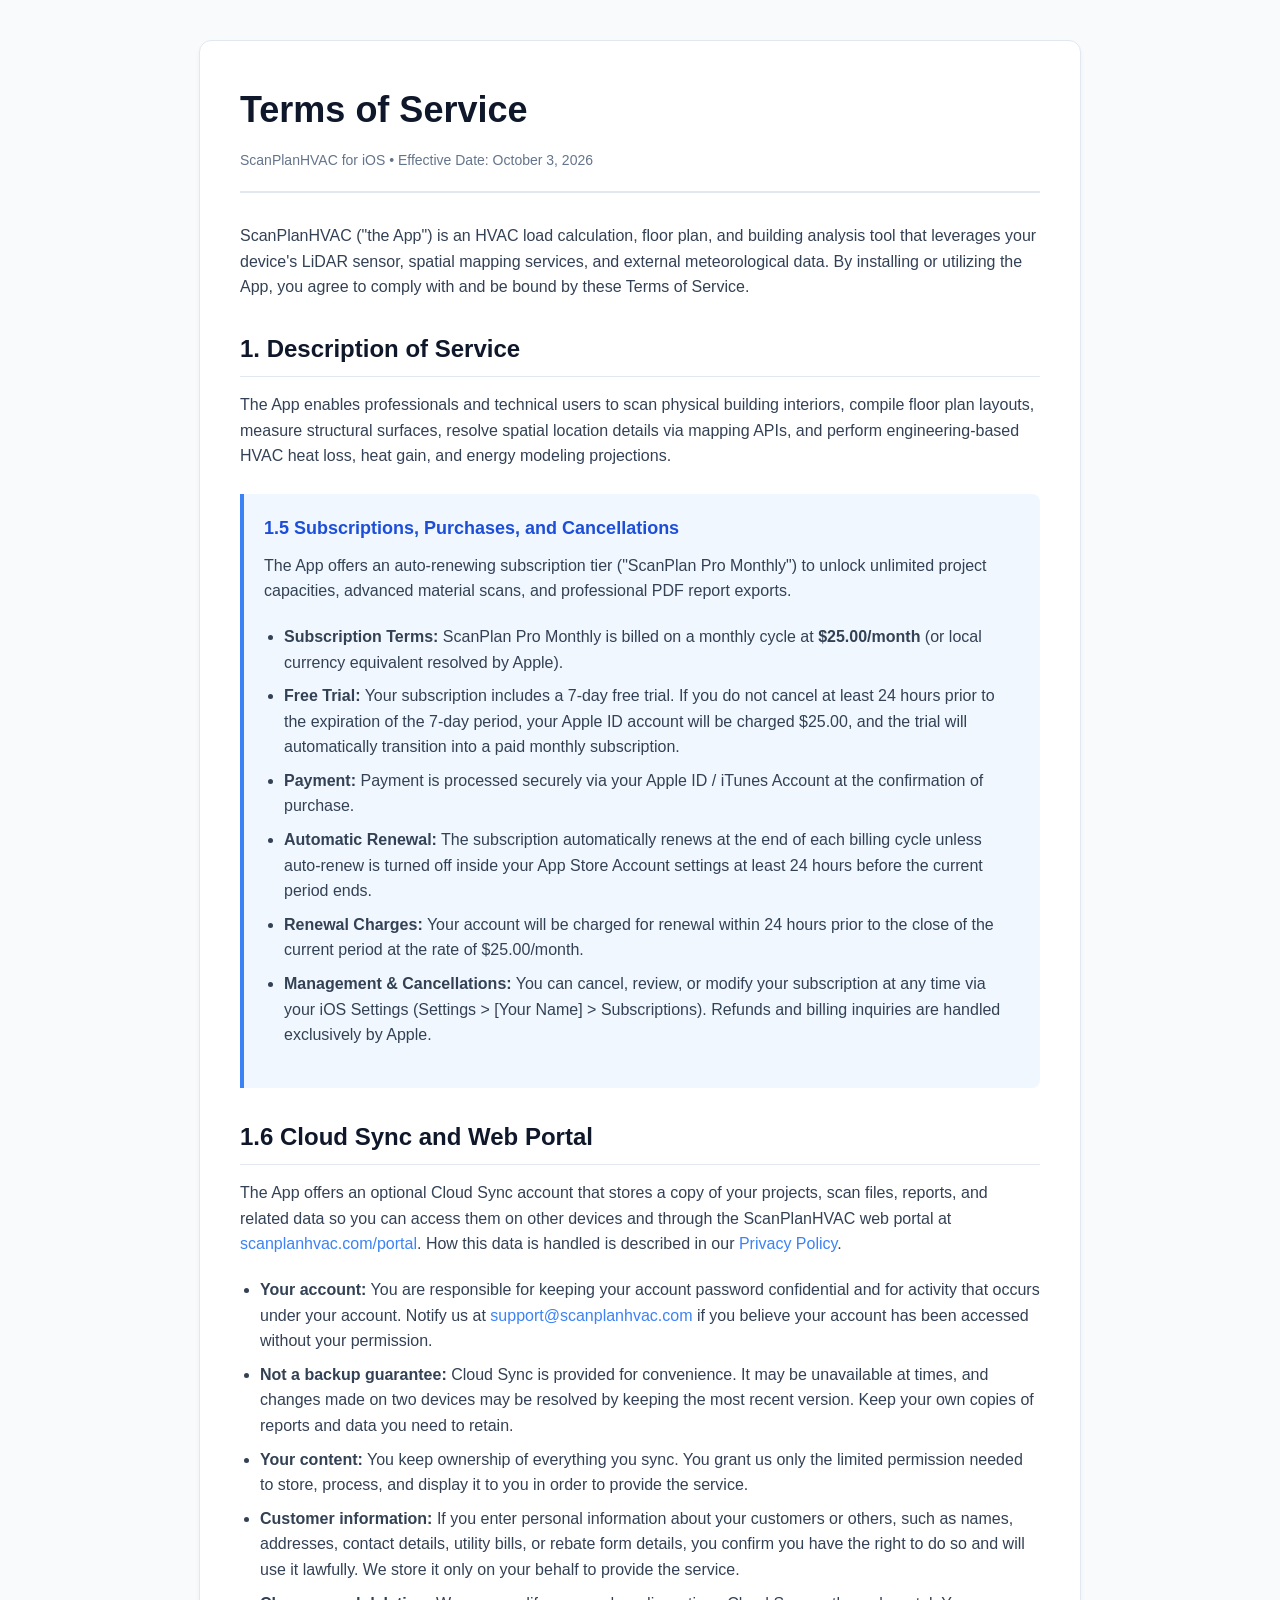
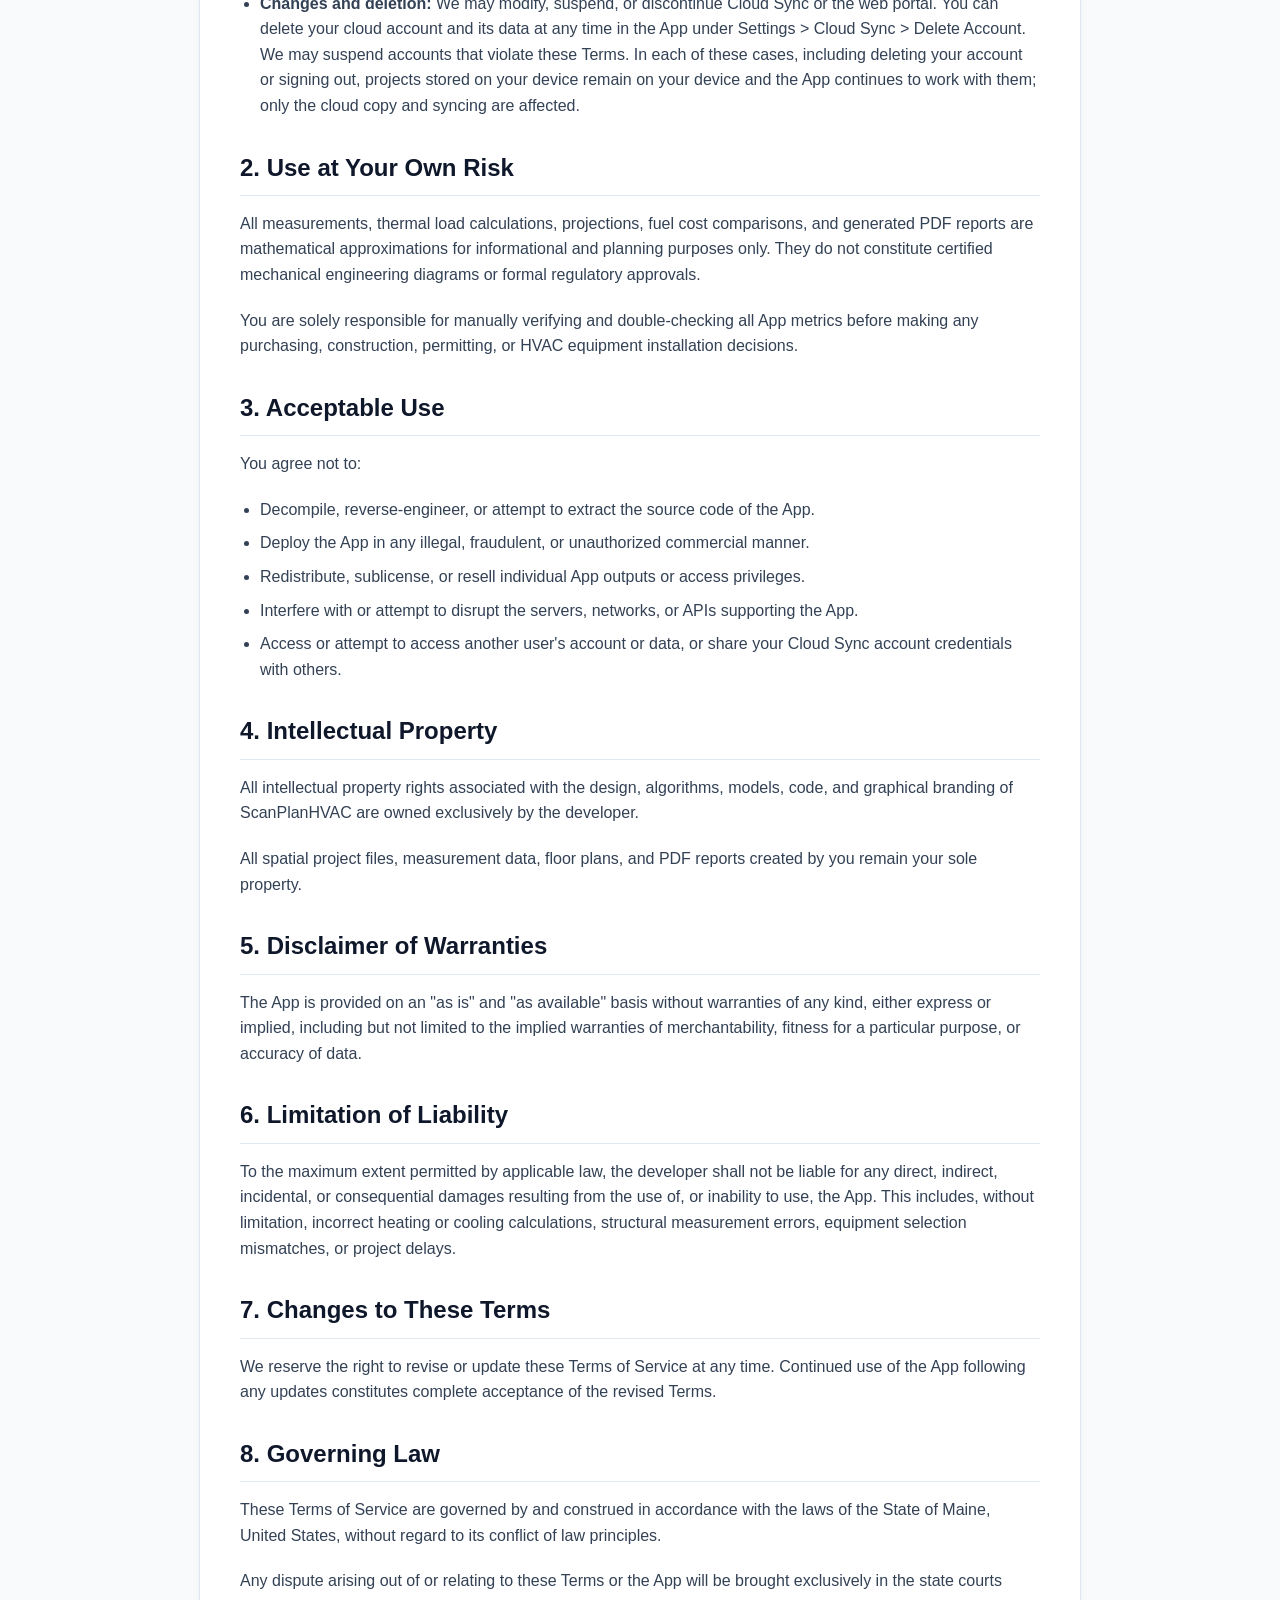
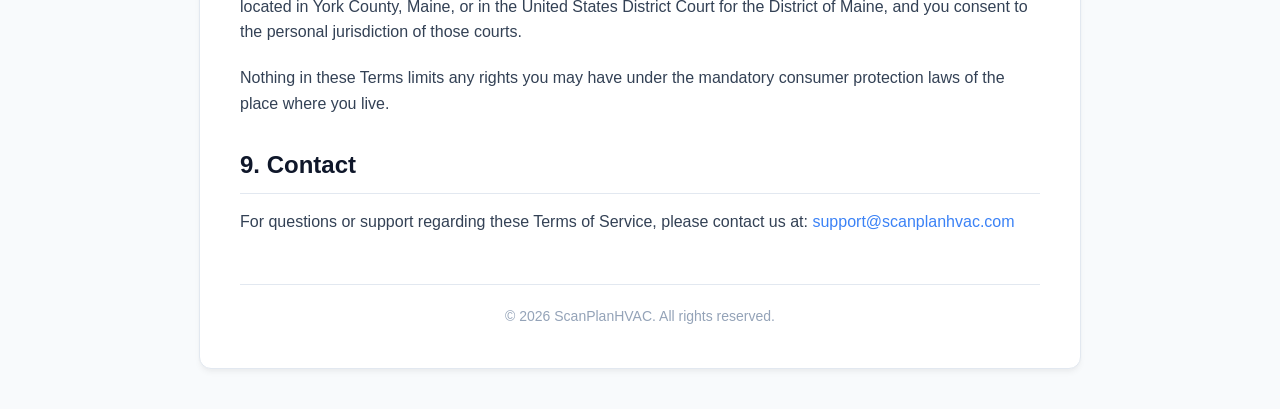
<file: terms.html>
<!DOCTYPE html>
<html lang="en">
<head>
    <meta charset="UTF-8">
    <meta name="viewport" content="width=device-width, initial-scale=1.0">
    <title>Terms of Service - ScanPlanHVAC</title>
    <style>
        :root {
            --primary-color: #1e3a8a;
            --text-color: #334155;
            --heading-color: #0f172a;
            --bg-color: #f8fafc;
            --container-bg: #ffffff;
            --border-color: #e2e8f0;
            --accent-color: #3b82f6;
        }

        body {
            font-family: -apple-system, BlinkMacSystemFont, "Segoe UI", Roboto, Helvetica, Arial, sans-serif;
            line-height: 1.6;
            color: var(--text-color);
            background-color: var(--bg-color);
            margin: 0;
            padding: 0;
        }

        .container {
            max-width: 800px;
            margin: 40px auto;
            padding: 40px;
            background-color: var(--container-bg);
            border-radius: 12px;
            box-shadow: 0 4px 6px -1px rgba(0, 0, 0, 0.05), 0 2px 4px -1px rgba(0, 0, 0, 0.02);
            border: 1px solid var(--border-color);
        }

        header {
            border-bottom: 2px solid var(--border-color);
            padding-bottom: 20px;
            margin-bottom: 30px;
        }

        h1 {
            color: var(--heading-color);
            font-size: 2.25rem;
            margin: 0 0 10px 0;
            font-weight: 800;
        }

        .meta {
            font-size: 0.875rem;
            color: #64748b;
        }

        h2 {
            color: var(--heading-color);
            font-size: 1.5rem;
            margin-top: 30px;
            margin-bottom: 15px;
            border-bottom: 1px solid var(--border-color);
            padding-bottom: 8px;
        }

        p {
            margin-top: 0;
            margin-bottom: 1.25rem;
        }

        ul, ol {
            margin-top: 0;
            margin-bottom: 1.25rem;
            padding-left: 20px;
        }

        li {
            margin-bottom: 0.5rem;
        }

        .subscription-box {
            background-color: #f0f7ff;
            border-left: 4px solid var(--accent-color);
            padding: 20px;
            border-radius: 0 8px 8px 0;
            margin: 25px 0;
        }

        .subscription-box h3 {
            margin-top: 0;
            color: #1d4ed8;
            font-size: 1.125rem;
            margin-bottom: 10px;
        }

        footer {
            margin-top: 50px;
            padding-top: 20px;
            border-top: 1px solid var(--border-color);
            text-align: center;
            font-size: 0.875rem;
            color: #94a3b8;
        }

        a {
            color: var(--accent-color);
            text-decoration: none;
        }

        a:hover {
            text-decoration: underline;
        }

        @media (max-width: 640px) {
            .container {
                margin: 0;
                padding: 24px;
                border-radius: 0;
                border: none;
            }
            h1 {
                font-size: 1.75rem;
            }
        }
    </style>
</head>
<body>

    <div class="container">
        <header>
            <h1>Terms of Service</h1>
            <div class="meta">ScanPlanHVAC for iOS &bull; Effective Date: October 3, 2026</div>
        </header>

        <p>ScanPlanHVAC ("the App") is an HVAC load calculation, floor plan, and building analysis tool that leverages your device's LiDAR sensor, spatial mapping services, and external meteorological data. By installing or utilizing the App, you agree to comply with and be bound by these Terms of Service.</p>

        <h2>1. Description of Service</h2>
        <p>The App enables professionals and technical users to scan physical building interiors, compile floor plan layouts, measure structural surfaces, resolve spatial location details via mapping APIs, and perform engineering-based HVAC heat loss, heat gain, and energy modeling projections.</p>

        <div class="subscription-box">
            <h3>1.5 Subscriptions, Purchases, and Cancellations</h3>
            <p>The App offers an auto-renewing subscription tier ("ScanPlan Pro Monthly") to unlock unlimited project capacities, advanced material scans, and professional PDF report exports.</p>
            <ul>
                <li><strong>Subscription Terms:</strong> ScanPlan Pro Monthly is billed on a monthly cycle at <strong>$25.00/month</strong> (or local currency equivalent resolved by Apple).</li>
                <li><strong>Free Trial:</strong> Your subscription includes a 7-day free trial. If you do not cancel at least 24 hours prior to the expiration of the 7-day period, your Apple ID account will be charged $25.00, and the trial will automatically transition into a paid monthly subscription.</li>
                <li><strong>Payment:</strong> Payment is processed securely via your Apple ID / iTunes Account at the confirmation of purchase.</li>
                <li><strong>Automatic Renewal:</strong> The subscription automatically renews at the end of each billing cycle unless auto-renew is turned off inside your App Store Account settings at least 24 hours before the current period ends.</li>
                <li><strong>Renewal Charges:</strong> Your account will be charged for renewal within 24 hours prior to the close of the current period at the rate of $25.00/month.</li>
                <li><strong>Management & Cancellations:</strong> You can cancel, review, or modify your subscription at any time via your iOS Settings (Settings &gt; [Your Name] &gt; Subscriptions). Refunds and billing inquiries are handled exclusively by Apple.</li>
            </ul>
        </div>

        <h2>1.6 Cloud Sync and Web Portal</h2>
        <p>The App offers an optional Cloud Sync account that stores a copy of your projects, scan files, reports, and related data so you can access them on other devices and through the ScanPlanHVAC web portal at <a href="https://scanplanhvac.com/portal/">scanplanhvac.com/portal</a>. How this data is handled is described in our <a href="privacy.html">Privacy Policy</a>.</p>
        <ul>
            <li><strong>Your account:</strong> You are responsible for keeping your account password confidential and for activity that occurs under your account. Notify us at <a href="mailto:support@scanplanhvac.com">support@scanplanhvac.com</a> if you believe your account has been accessed without your permission.</li>
            <li><strong>Not a backup guarantee:</strong> Cloud Sync is provided for convenience. It may be unavailable at times, and changes made on two devices may be resolved by keeping the most recent version. Keep your own copies of reports and data you need to retain.</li>
            <li><strong>Your content:</strong> You keep ownership of everything you sync. You grant us only the limited permission needed to store, process, and display it to you in order to provide the service.</li>
            <li><strong>Customer information:</strong> If you enter personal information about your customers or others, such as names, addresses, contact details, utility bills, or rebate form details, you confirm you have the right to do so and will use it lawfully. We store it only on your behalf to provide the service.</li>
            <li><strong>Changes and deletion:</strong> We may modify, suspend, or discontinue Cloud Sync or the web portal. You can delete your cloud account and its data at any time in the App under Settings &gt; Cloud Sync &gt; Delete Account. We may suspend accounts that violate these Terms. In each of these cases, including deleting your account or signing out, projects stored on your device remain on your device and the App continues to work with them; only the cloud copy and syncing are affected.</li>
        </ul>

        <h2>2. Use at Your Own Risk</h2>
        <p>All measurements, thermal load calculations, projections, fuel cost comparisons, and generated PDF reports are mathematical approximations for informational and planning purposes only. They do not constitute certified mechanical engineering diagrams or formal regulatory approvals.</p>
        <p>You are solely responsible for manually verifying and double-checking all App metrics before making any purchasing, construction, permitting, or HVAC equipment installation decisions.</p>

        <h2>3. Acceptable Use</h2>
        <p>You agree not to:</p>
        <ul>
            <li>Decompile, reverse-engineer, or attempt to extract the source code of the App.</li>
            <li>Deploy the App in any illegal, fraudulent, or unauthorized commercial manner.</li>
            <li>Redistribute, sublicense, or resell individual App outputs or access privileges.</li>
            <li>Interfere with or attempt to disrupt the servers, networks, or APIs supporting the App.</li>
            <li>Access or attempt to access another user's account or data, or share your Cloud Sync account credentials with others.</li>
        </ul>

        <h2>4. Intellectual Property</h2>
        <p>All intellectual property rights associated with the design, algorithms, models, code, and graphical branding of ScanPlanHVAC are owned exclusively by the developer.</p>
        <p>All spatial project files, measurement data, floor plans, and PDF reports created by you remain your sole property.</p>

        <h2>5. Disclaimer of Warranties</h2>
        <p>The App is provided on an "as is" and "as available" basis without warranties of any kind, either express or implied, including but not limited to the implied warranties of merchantability, fitness for a particular purpose, or accuracy of data.</p>

        <h2>6. Limitation of Liability</h2>
        <p>To the maximum extent permitted by applicable law, the developer shall not be liable for any direct, indirect, incidental, or consequential damages resulting from the use of, or inability to use, the App. This includes, without limitation, incorrect heating or cooling calculations, structural measurement errors, equipment selection mismatches, or project delays.</p>

        <h2>7. Changes to These Terms</h2>
        <p>We reserve the right to revise or update these Terms of Service at any time. Continued use of the App following any updates constitutes complete acceptance of the revised Terms.</p>

        <h2>8. Governing Law</h2>
        <p>These Terms of Service are governed by and construed in accordance with the laws of the State of Maine, United States, without regard to its conflict of law principles.</p>
        <p>Any dispute arising out of or relating to these Terms or the App will be brought exclusively in the state courts located in York County, Maine, or in the United States District Court for the District of Maine, and you consent to the personal jurisdiction of those courts.</p>
        <p>Nothing in these Terms limits any rights you may have under the mandatory consumer protection laws of the place where you live.</p>

        <h2>9. Contact</h2>
        <p>For questions or support regarding these Terms of Service, please contact us at: <a href="mailto:support@scanplanhvac.com">support@scanplanhvac.com</a></p>

        <footer>
            &copy; 2026 ScanPlanHVAC. All rights reserved.
        </footer>
    </div>

</body>
</html>
</file>
<file: portal/styles.css>
:root {
    --accent: #007AFF;
    --text: #1c1c1e;
    --muted: #6e6e73;
    --border: #e5e5ea;
    --bg: #f5f5f7;
    --card: #ffffff;
    --error: #c62828;
    --success: #2e7d32;
}

* { box-sizing: border-box; }

body {
    margin: 0;
    font-family: -apple-system, BlinkMacSystemFont, "Segoe UI", Roboto, Helvetica, Arial, sans-serif;
    color: var(--text);
    background: var(--bg);
    line-height: 1.5;
}

.hidden { display: none !important; }
.muted { color: var(--muted); }
.small { font-size: 0.875rem; }

.topbar {
    display: flex;
    justify-content: space-between;
    align-items: center;
    padding: 12px 24px;
    background: var(--card);
    border-bottom: 1px solid var(--border);
}

.brand { display: flex; align-items: center; gap: 8px; font-weight: 600; }
.brand-mark { color: var(--accent); font-size: 1.25rem; }
.account { display: flex; align-items: center; gap: 16px; color: var(--muted); font-size: 0.9rem; }

main { max-width: 1100px; margin: 0 auto; padding: 24px 16px 64px; }

h1 { font-size: 1.5rem; margin: 0 0 8px; }
h2 { font-size: 1.125rem; margin: 0 0 8px; }

.card {
    background: var(--card);
    border: 1px solid var(--border);
    border-radius: 12px;
    padding: 20px 24px;
    margin-bottom: 16px;
}
.card.narrow { max-width: 420px; margin: 48px auto; }

label { display: block; margin: 12px 0 4px; font-size: 0.9rem; color: var(--muted); }
input[type="email"], input[type="password"], input[type="search"] {
    width: 100%;
    padding: 10px 12px;
    font: inherit;
    border: 1px solid var(--border);
    border-radius: 8px;
    background: #fff;
}
input[type="search"] { max-width: 280px; }

button { font: inherit; cursor: pointer; }
.primary {
    width: 100%;
    margin-top: 16px;
    padding: 10px;
    color: #fff;
    background: var(--accent);
    border: none;
    border-radius: 8px;
    font-weight: 600;
}
.primary:disabled { opacity: 0.6; cursor: default; }
.link-button {
    background: none;
    border: none;
    color: var(--accent);
    padding: 0;
    margin-top: 12px;
}
.message { min-height: 1.5em; font-size: 0.9rem; }
.message.error, .error { color: var(--error); }
.message.success { color: var(--success); }

.section-head {
    display: flex;
    justify-content: space-between;
    align-items: center;
    gap: 16px;
    margin-bottom: 8px;
}

.project-list, .report-list { list-style: none; margin: 0; padding: 0; }

.project-list li {
    background: var(--card);
    border: 1px solid var(--border);
    border-radius: 12px;
    padding: 14px 20px;
    margin-bottom: 10px;
    display: flex;
    justify-content: space-between;
    align-items: center;
    gap: 16px;
    cursor: pointer;
}
.project-list li:hover { border-color: var(--accent); }
.project-title { font-weight: 600; }
.project-meta { color: var(--muted); font-size: 0.875rem; }
.chevron { color: var(--muted); }

.facts { display: grid; grid-template-columns: max-content 1fr; gap: 4px 16px; margin: 12px 0 0; }
.facts dt { color: var(--muted); }
.facts dd { margin: 0; }

.table-wrap { overflow-x: auto; }
.data-table { width: 100%; border-collapse: collapse; font-size: 0.9rem; }
.data-table th, .data-table td { padding: 8px 10px; border-top: 1px solid var(--border); text-align: left; white-space: nowrap; }
.data-table thead th { border-top: none; color: var(--muted); font-weight: 500; }
.data-table .num { text-align: right; font-variant-numeric: tabular-nums; }
.data-table tfoot td { font-weight: 600; }

.report-list li {
    display: flex;
    justify-content: space-between;
    align-items: center;
    gap: 16px;
    padding: 10px 0;
    border-top: 1px solid var(--border);
}
.report-list li:first-child { border-top: none; }
.report-name { font-weight: 500; }
.report-meta { color: var(--muted); font-size: 0.875rem; }
.submittal-links { display: flex; flex-direction: column; align-items: flex-end; gap: 4px; text-align: right; }
#submittal-list h3 { margin: 16px 0 4px; font-size: 1rem; }
.download {
    padding: 6px 14px;
    color: var(--accent);
    background: #fff;
    border: 1px solid var(--accent);
    border-radius: 8px;
    white-space: nowrap;
}
.download:disabled { opacity: 0.5; }

/* Tabs */
.tabs { display: flex; flex-wrap: wrap; gap: 6px; margin: 4px 0 12px; }
.tab {
    padding: 8px 14px;
    border: 1px solid var(--border);
    border-radius: 999px;
    background: var(--card);
    color: var(--text);
    font-size: 0.9rem;
}
.tab.active { background: var(--accent); border-color: var(--accent); color: #fff; }
.tab.unavailable { color: var(--muted); }

/* Stat tiles */
.tiles { display: grid; grid-template-columns: repeat(auto-fit, minmax(170px, 1fr)); gap: 12px; margin: 8px 0 4px; }
.tile { border: 1px solid var(--border); border-radius: 10px; padding: 12px 14px; background: #fff; }
.tile .tile-label { color: var(--muted); font-size: 0.8rem; }
.tile .tile-value { font-size: 1.35rem; font-weight: 600; margin-top: 2px; }
.tile .tile-note { color: var(--muted); font-size: 0.8rem; margin-top: 2px; }

/* Charts */
.chart { width: 100%; margin: 8px 0 4px; }
.chart svg { display: block; }
.chart-title { font-weight: 600; margin: 14px 0 2px; }
.chart-sub { color: var(--muted); font-size: 0.85rem; margin: 0 0 4px; }
.legend { display: flex; flex-wrap: wrap; gap: 6px 14px; margin: 6px 0 2px; font-size: 0.82rem; color: var(--muted); }
.legend-item { display: inline-flex; align-items: center; gap: 6px; }
.swatch { display: inline-block; width: 10px; height: 10px; border-radius: 3px; vertical-align: middle; margin-right: 4px; }
.tooltip {
    position: fixed;
    z-index: 50;
    pointer-events: none;
    max-width: 280px;
    padding: 8px 10px;
    font-size: 0.82rem;
    line-height: 1.4;
    color: var(--text);
    background: #fff;
    border: 1px solid var(--border);
    border-radius: 8px;
    box-shadow: 0 6px 20px rgba(0,0,0,0.08);
}
.canvas-hit { position: absolute; inset: 0; }

/* Status + verdicts */
.verdict { display: inline-flex; align-items: center; gap: 8px; padding: 6px 12px; border-radius: 999px; font-weight: 600; font-size: 0.9rem; }
.verdict.good { background: #e6f6e6; color: #006300; }
.verdict.borderline { background: #fff4d6; color: #7a5200; }
.verdict.poor { background: #fde7e7; color: #a12a2a; }
.pill { display: inline-block; padding: 2px 8px; border-radius: 999px; font-size: 0.78rem; font-weight: 600; }
.pill.pass { background: #e6f6e6; color: #006300; }
.pill.fail { background: #fde7e7; color: #a12a2a; }
.pill.recommended { background: #e6f6e6; color: #006300; }
.pill.acceptable { background: #e3effd; color: #1c5cab; }
.pill.marginal { background: #fff4d6; color: #7a5200; }
.pill.fails { background: #fde7e7; color: #a12a2a; }

.subhead { font-size: 1rem; font-weight: 600; margin: 16px 0 6px; }
.empty-note { color: var(--muted); padding: 8px 0; }
.data-table td.text { white-space: normal; }
</file>
